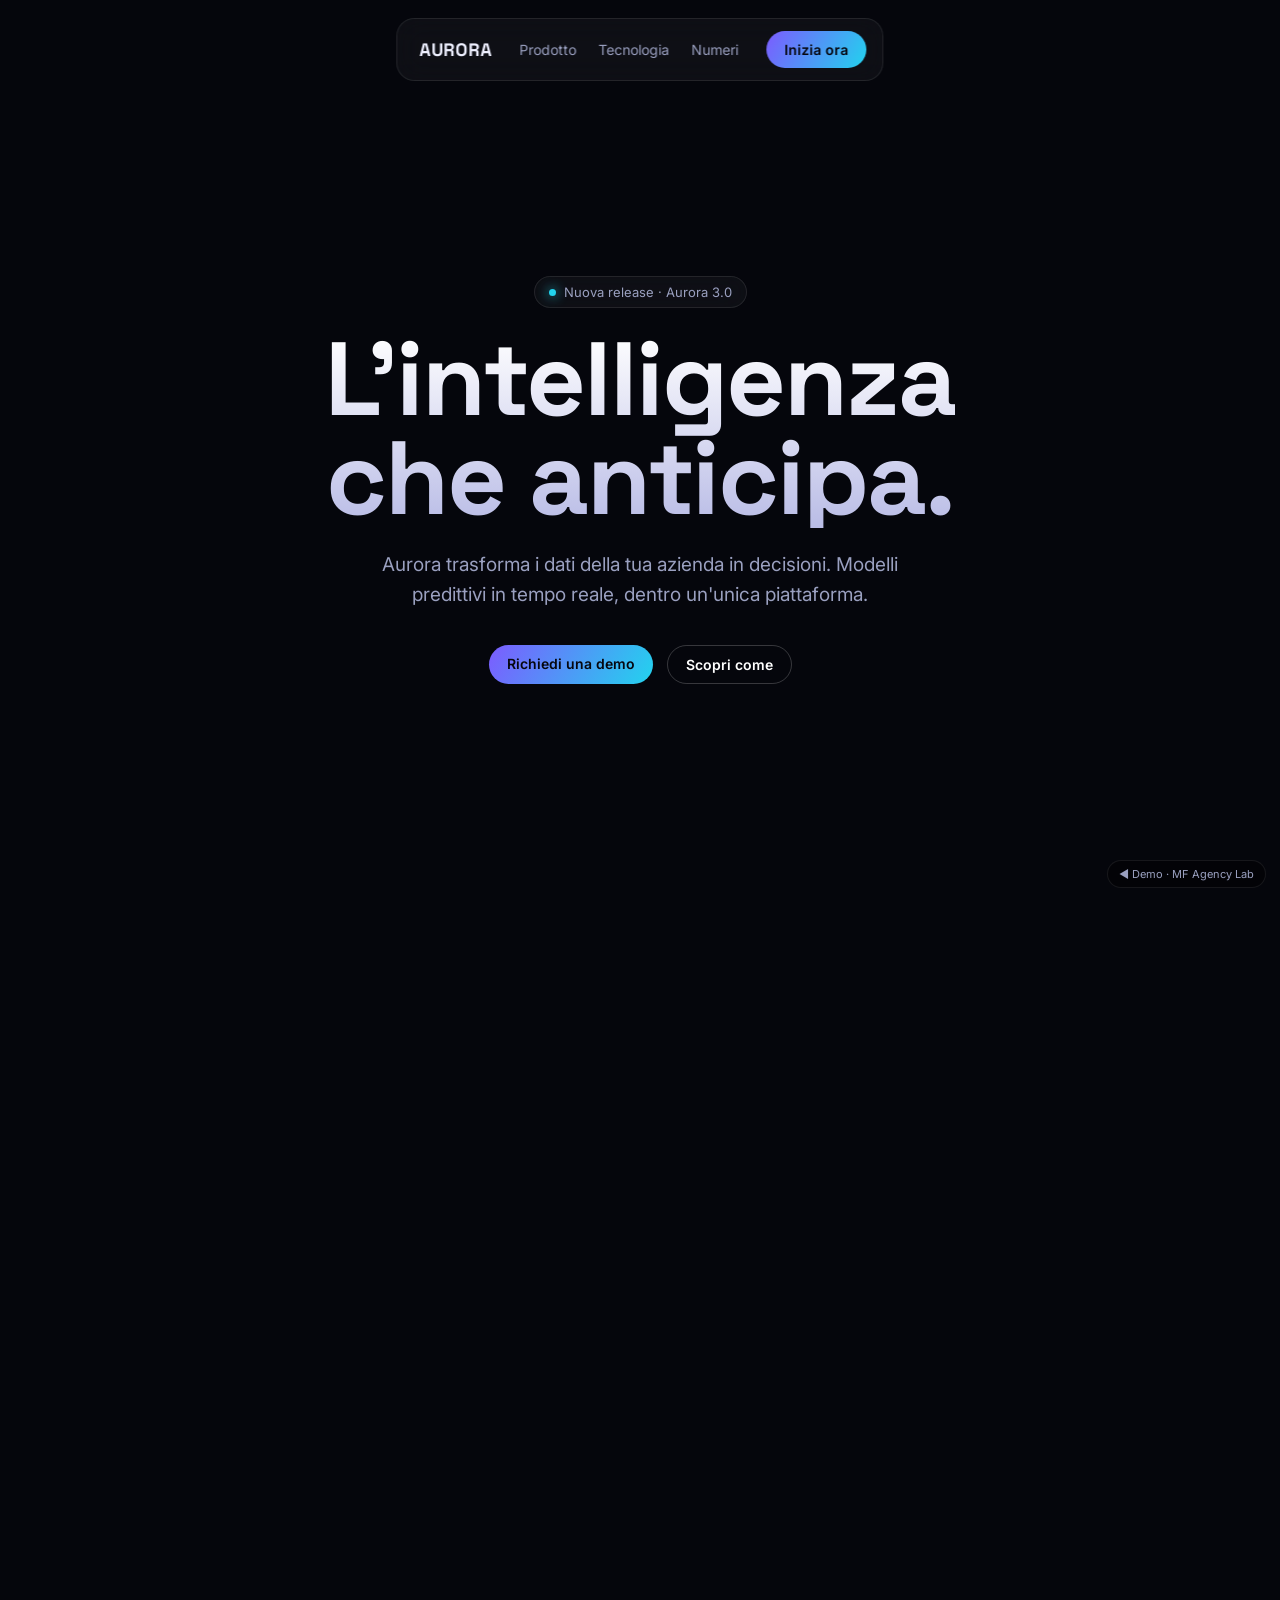
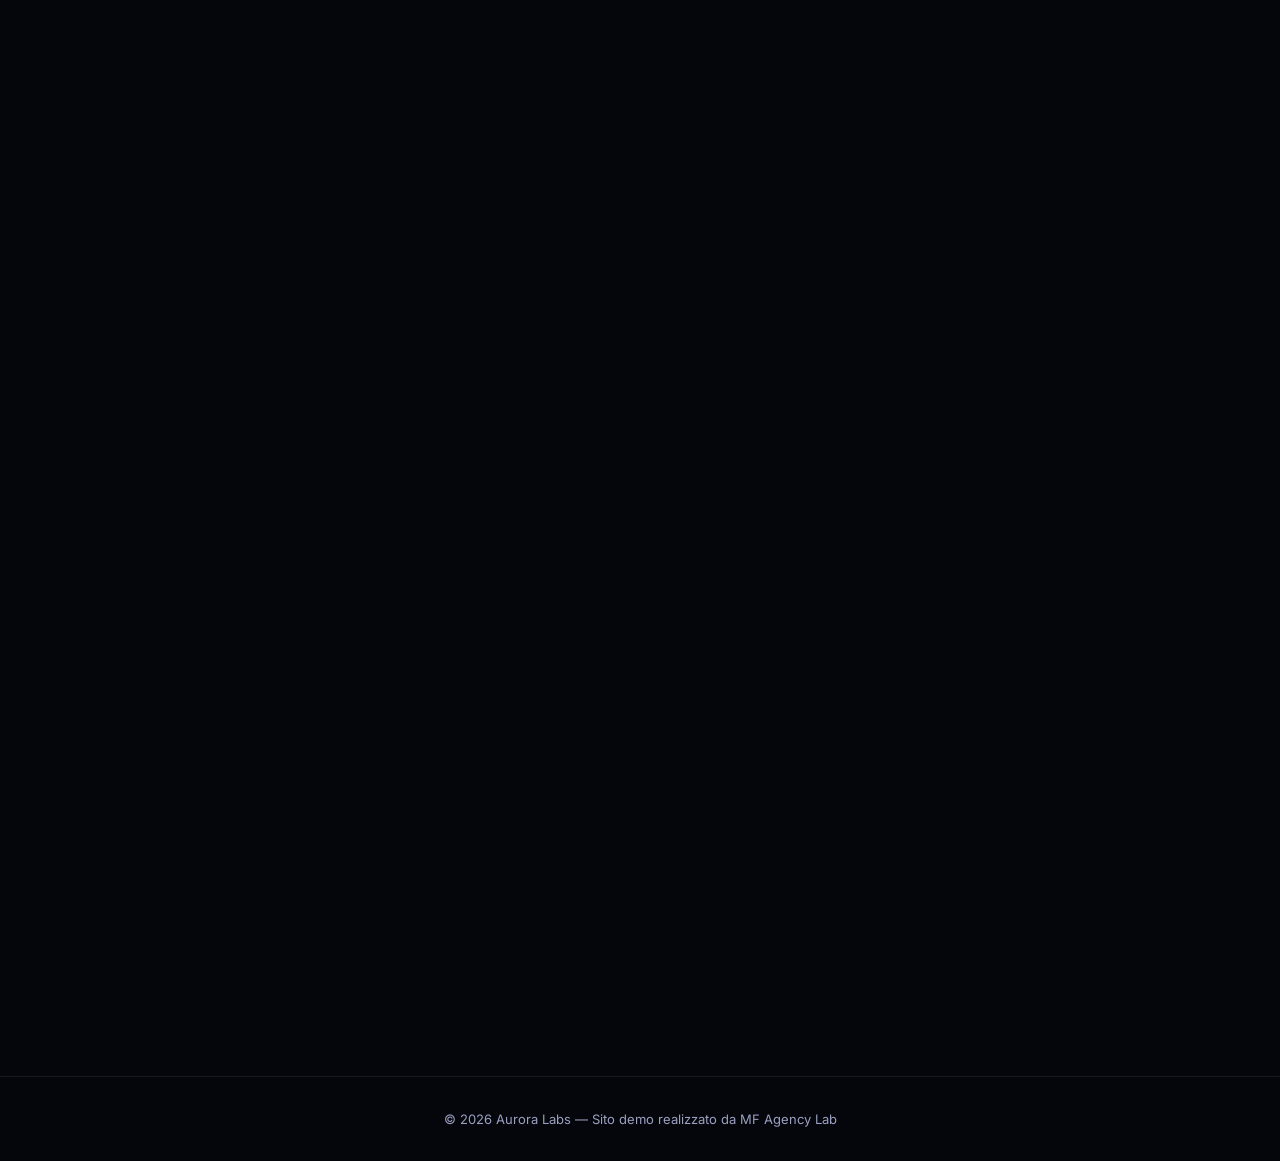
<file: demo/aurora.html>
<!DOCTYPE html>
<html lang="it">
<head>
<meta charset="UTF-8" />
<meta name="viewport" content="width=device-width, initial-scale=1.0" />
<title>Aurora — Intelligenza Artificiale</title>
<link rel="preconnect" href="https://fonts.googleapis.com" />
<link rel="preconnect" href="https://fonts.gstatic.com" crossorigin />
<link href="https://fonts.googleapis.com/css2?family=Space+Grotesk:wght@400;500;600;700&family=Inter:wght@300;400;500&display=swap" rel="stylesheet" />
<style>
  :root{ --bg:#05060c; --ink:#eef0ff; --muted:#9aa0c0; --v:#7c5cff; --c:#22d3ee; }
  *{box-sizing:border-box;margin:0;padding:0}
  html{scroll-behavior:smooth}
  body{background:var(--bg);color:var(--ink);font-family:'Inter',sans-serif;overflow-x:hidden}
  h1,h2,h3,.dsp{font-family:'Space Grotesk',sans-serif;letter-spacing:-.02em}
  #c3d{position:fixed;inset:0;z-index:0}
  .wrap{position:relative;z-index:1}
  .glass{background:rgba(255,255,255,.04);backdrop-filter:blur(14px);-webkit-backdrop-filter:blur(14px);border:1px solid rgba(255,255,255,.09);border-radius:18px}
  nav{position:fixed;top:18px;left:50%;transform:translateX(-50%);z-index:10;display:flex;align-items:center;gap:28px;padding:12px 16px 12px 22px;border-radius:999px}
  nav .logo{font-family:'Space Grotesk';font-weight:700;font-size:18px;letter-spacing:.04em}
  nav a{color:var(--muted);text-decoration:none;font-size:14px;transition:color .2s}
  nav a:hover{color:#fff}
  .navlinks{display:none;gap:22px}
  @media(min-width:760px){.navlinks{display:flex}}
  .btn{background:linear-gradient(120deg,var(--v),var(--c));color:#06070f;font-weight:600;border:none;padding:10px 18px;border-radius:999px;font-size:14px;cursor:pointer;text-decoration:none;display:inline-block}
  .btn.ghost{background:transparent;color:#fff;border:1px solid rgba(255,255,255,.2)}
  header{min-height:100vh;display:flex;flex-direction:column;justify-content:center;align-items:center;text-align:center;padding:120px 24px 60px}
  .pill{display:inline-flex;align-items:center;gap:8px;padding:7px 14px;font-size:13px;color:var(--muted)}
  .pill .dot{width:7px;height:7px;border-radius:50%;background:var(--c);box-shadow:0 0 12px var(--c)}
  header h1{font-size:clamp(44px,9vw,104px);line-height:.95;font-weight:700;margin:22px 0 0;background:linear-gradient(180deg,#fff,#b9bce6);-webkit-background-clip:text;background-clip:text;-webkit-text-fill-color:transparent}
  header p{color:var(--muted);max-width:560px;font-size:clamp(15px,1.6vw,19px);margin:22px auto 0;line-height:1.6}
  .cta{display:flex;gap:14px;justify-content:center;margin-top:34px;flex-wrap:wrap}
  section{padding:90px 24px;max-width:1100px;margin:0 auto}
  .klabel{color:var(--c);font-size:13px;letter-spacing:.18em;text-transform:uppercase;margin-bottom:14px}
  .sec-h{font-size:clamp(30px,4.5vw,52px);font-weight:600;max-width:640px;line-height:1.05}
  .grid{display:grid;grid-template-columns:repeat(auto-fit,minmax(240px,1fr));gap:18px;margin-top:46px}
  .card{padding:26px}
  .card .ic{width:44px;height:44px;border-radius:12px;background:linear-gradient(120deg,rgba(124,92,255,.25),rgba(34,211,238,.25));display:flex;align-items:center;justify-content:center;font-size:20px;margin-bottom:18px}
  .card h3{font-size:21px;margin-bottom:10px}
  .card p{color:var(--muted);font-size:14.5px;line-height:1.6}
  .stats{display:grid;grid-template-columns:repeat(auto-fit,minmax(150px,1fr));gap:18px;margin-top:46px}
  .stat .n{font-family:'Space Grotesk';font-size:clamp(36px,6vw,64px);font-weight:700;background:linear-gradient(120deg,var(--v),var(--c));-webkit-background-clip:text;background-clip:text;-webkit-text-fill-color:transparent}
  .stat .l{color:var(--muted);font-size:14px;margin-top:6px}
  .reveal{opacity:0;transform:translateY(30px);transition:opacity .7s ease,transform .7s ease}
  .reveal.in{opacity:1;transform:none}
  .cta-band{text-align:center;padding:80px 24px}
  .cta-band h2{font-size:clamp(32px,5vw,60px);font-weight:700}
  footer{border-top:1px solid rgba(255,255,255,.08);padding:34px 24px;text-align:center;color:var(--muted);font-size:13px}
  .credit{position:fixed;right:14px;bottom:12px;z-index:10;font-size:11px;color:var(--muted);background:rgba(0,0,0,.35);padding:6px 11px;border-radius:999px;text-decoration:none;border:1px solid rgba(255,255,255,.08)}
  .credit:hover{color:#fff}
</style>
</head>
<body>
<canvas id="c3d"></canvas>
<div class="wrap">
  <nav class="glass">
    <span class="logo">AURORA</span>
    <div class="navlinks">
      <a href="#prodotto">Prodotto</a>
      <a href="#tecnologia">Tecnologia</a>
      <a href="#numeri">Numeri</a>
    </div>
    <a href="#contatti" class="btn">Inizia ora</a>
  </nav>

  <header>
    <span class="pill glass"><span class="dot"></span> Nuova release · Aurora&nbsp;3.0</span>
    <h1>L'intelligenza<br/>che anticipa.</h1>
    <p>Aurora trasforma i dati della tua azienda in decisioni. Modelli predittivi in tempo reale, dentro un'unica piattaforma.</p>
    <div class="cta">
      <a href="#contatti" class="btn">Richiedi una demo</a>
      <a href="#tecnologia" class="btn ghost">Scopri come</a>
    </div>
  </header>

  <section id="prodotto">
    <div class="reveal">
      <div class="klabel">Prodotto</div>
      <h2 class="sec-h">Una piattaforma, ogni risposta.</h2>
    </div>
    <div class="grid">
      <div class="card glass reveal"><div class="ic">◆</div><h3>Predizione</h3><p>Previsioni di vendita e domanda con margine d'errore sotto il 4%, aggiornate al minuto.</p></div>
      <div class="card glass reveal"><div class="ic">✦</div><h3>Automazione</h3><p>Flussi che si attivano da soli quando i dati superano le soglie che imposti.</p></div>
      <div class="card glass reveal"><div class="ic">❖</div><h3>Insight</h3><p>Report in linguaggio naturale: chiedi e Aurora risponde, come a un analista.</p></div>
    </div>
  </section>

  <section id="numeri">
    <div class="reveal"><div class="klabel">Numeri</div><h2 class="sec-h">Risultati misurabili.</h2></div>
    <div class="stats">
      <div class="stat reveal"><div class="n">+38%</div><div class="l">Efficienza operativa</div></div>
      <div class="stat reveal"><div class="n">12k</div><div class="l">Eventi al secondo</div></div>
      <div class="stat reveal"><div class="n">99.9%</div><div class="l">Uptime garantito</div></div>
      <div class="stat reveal"><div class="n">4 min</div><div class="l">Setup iniziale</div></div>
    </div>
  </section>

  <section id="tecnologia">
    <div class="reveal"><div class="klabel">Tecnologia</div><h2 class="sec-h">Costruita per scalare.</h2>
    <p style="color:var(--muted);max-width:600px;margin-top:18px;line-height:1.7">Architettura event-driven, modelli aggiornati in continuo e crittografia end-to-end. Aurora cresce con te, da 10 a 10 milioni di eventi senza cambiare una riga.</p></div>
  </section>

  <div class="cta-band glass reveal" id="contatti" style="max-width:1100px;margin:0 auto 90px;border-radius:28px">
    <h2>Pronto a vedere il futuro?</h2>
    <p style="color:var(--muted);margin:16px auto 0;max-width:440px">Prenota una demo gratuita di 20 minuti con il nostro team.</p>
    <div class="cta"><a href="#" class="btn">Prenota la demo</a></div>
  </div>

  <footer>© 2026 Aurora Labs — Sito demo realizzato da MF Agency Lab</footer>
</div>

<a class="credit" href="../siti-web.html">◀ Demo · MF Agency Lab</a>

<script type="importmap">
{ "imports": { "three": "https://esm.sh/three@0.160.0" } }
</script>
<script type="module">
import * as THREE from 'three';

const canvas = document.getElementById('c3d');
const renderer = new THREE.WebGLRenderer({ canvas, antialias:true, alpha:true });
renderer.setPixelRatio(Math.min(devicePixelRatio,2));
renderer.setSize(innerWidth, innerHeight);

const scene = new THREE.Scene();
const camera = new THREE.PerspectiveCamera(55, innerWidth/innerHeight, 0.1, 100);
camera.position.z = 6;

// Oggetto 3D centrale: icosaedro + wireframe
const geo = new THREE.IcosahedronGeometry(2.1, 1);
const mat = new THREE.MeshStandardMaterial({ color:0x171a33, metalness:.9, roughness:.25, flatShading:true });
const core = new THREE.Mesh(geo, mat);
scene.add(core);
const wire = new THREE.LineSegments(
  new THREE.WireframeGeometry(geo),
  new THREE.LineBasicMaterial({ color:0x7c5cff, transparent:true, opacity:.5 })
);
core.add(wire);

// Particelle
const N = 900, pos = new Float32Array(N*3);
for(let i=0;i<N*3;i++) pos[i] = (Math.random()-0.5)*26;
const pts = new THREE.Points(
  new THREE.BufferGeometry().setAttribute('position', new THREE.BufferAttribute(pos,3)),
  new THREE.PointsMaterial({ color:0x22d3ee, size:0.03, transparent:true, opacity:.7 })
);
scene.add(pts);

// Luci
scene.add(new THREE.AmbientLight(0x404060, 1.2));
const l1 = new THREE.PointLight(0x7c5cff, 120, 60); l1.position.set(6,4,6); scene.add(l1);
const l2 = new THREE.PointLight(0x22d3ee, 90, 60); l2.position.set(-6,-3,4); scene.add(l2);

// Mouse parallax
let mx=0,my=0;
addEventListener('pointermove', e=>{ mx=(e.clientX/innerWidth-.5); my=(e.clientY/innerHeight-.5); });
addEventListener('resize', ()=>{ camera.aspect=innerWidth/innerHeight; camera.updateProjectionMatrix(); renderer.setSize(innerWidth,innerHeight); });

const clock = new THREE.Clock();
function loop(){
  const t = clock.getElapsedTime();
  core.rotation.y = t*0.25; core.rotation.x = t*0.12;
  const s = 1 + Math.sin(t*1.4)*0.04; core.scale.setScalar(s);
  pts.rotation.y = t*0.04;
  l1.position.x = Math.sin(t*0.6)*7; l1.position.z = Math.cos(t*0.6)*7;
  camera.position.x += (mx*1.6 - camera.position.x)*0.05;
  camera.position.y += (-my*1.2 - camera.position.y)*0.05;
  camera.lookAt(0,0,0);
  renderer.render(scene,camera);
  requestAnimationFrame(loop);
}
loop();

// Reveal on scroll
const io = new IntersectionObserver((es)=>es.forEach(e=>{ if(e.isIntersecting){ e.target.classList.add('in'); io.unobserve(e.target);} }),{threshold:.15});
document.querySelectorAll('.reveal').forEach(el=>io.observe(el));
</script>
</body>
</html>
</file>
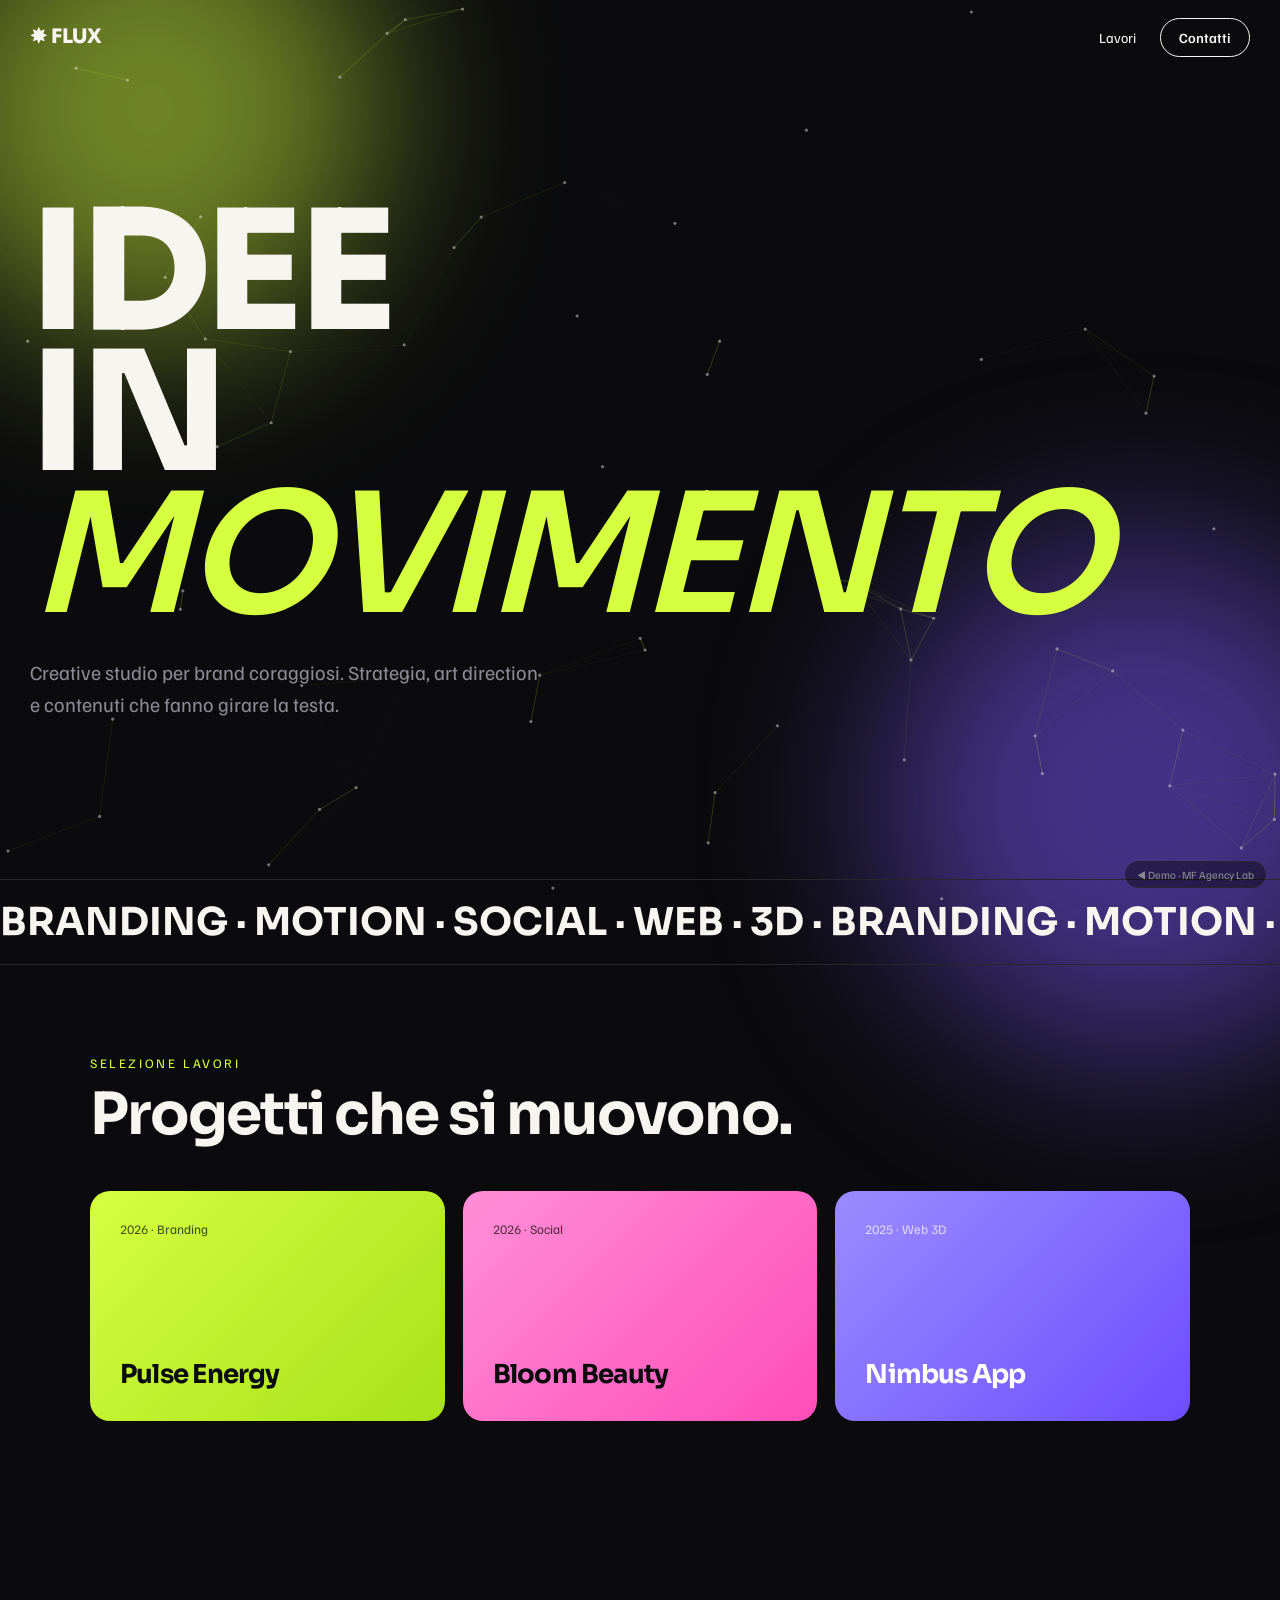
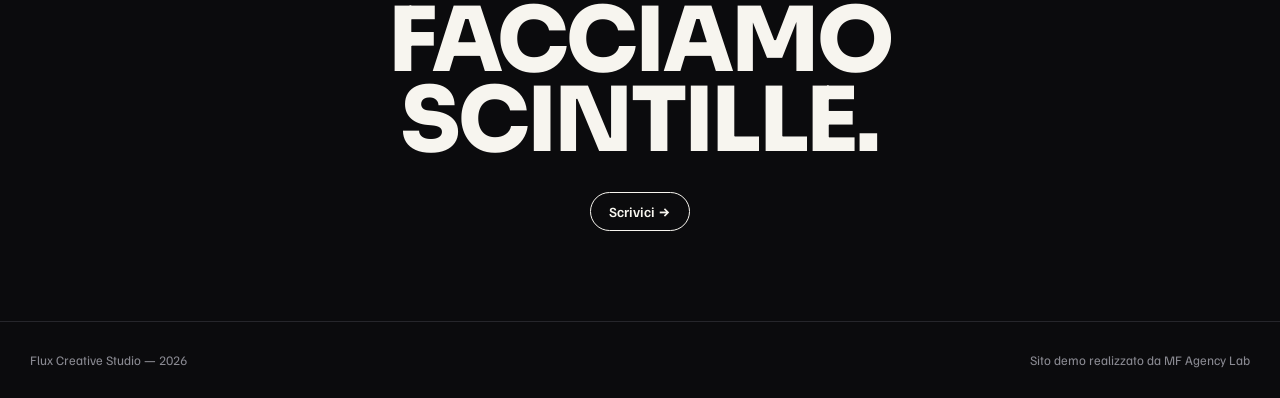
<file: demo/flux.html>
<!DOCTYPE html>
<html lang="it">
<head>
<meta charset="UTF-8" />
<meta name="viewport" content="width=device-width, initial-scale=1.0" />
<title>Flux — Creative Studio</title>
<link rel="preconnect" href="https://fonts.googleapis.com" />
<link rel="preconnect" href="https://fonts.gstatic.com" crossorigin />
<link href="https://fonts.googleapis.com/css2?family=Sora:wght@400;600;700;800&family=Familjen+Grotesk:wght@400;500;600&display=swap" rel="stylesheet" />
<style>
  :root{ --bg:#0b0b0d; --ink:#f7f5ef; --muted:#8a8a92; --a:#d6ff3f; --b:#ff4db8; }
  *{box-sizing:border-box;margin:0;padding:0}
  html{scroll-behavior:smooth}
  body{background:var(--bg);color:var(--ink);font-family:'Familjen Grotesk',sans-serif;overflow-x:hidden}
  h1,h2,h3,.dsp{font-family:'Sora',sans-serif;letter-spacing:-.03em}
  #net{position:fixed;inset:0;z-index:0;opacity:.55}
  .blob{position:fixed;border-radius:50%;filter:blur(90px);z-index:0;opacity:.5;animation:float 14s ease-in-out infinite}
  .blob.a{width:460px;height:460px;background:#d6ff3f;top:-120px;left:-80px}
  .blob.b{width:520px;height:520px;background:#7b5bff;bottom:-160px;right:-120px;animation-delay:-6s}
  @keyframes float{0%,100%{transform:translate(0,0) scale(1)}50%{transform:translate(40px,-30px) scale(1.1)}}
  .wrap{position:relative;z-index:1}
  nav{display:flex;justify-content:space-between;align-items:center;padding:24px 30px}
  .logo{font-family:'Sora';font-weight:800;font-size:20px}
  nav a{color:var(--ink);text-decoration:none;font-size:14px;margin-left:24px}
  .btn{border:1px solid var(--ink);padding:10px 18px;border-radius:999px;font-weight:600;font-size:14px;text-decoration:none;color:var(--ink);transition:.25s}
  .btn:hover{background:var(--a);border-color:var(--a);color:#0b0b0d}
  header{padding:60px 30px 40px;min-height:84vh;display:flex;flex-direction:column;justify-content:center}
  header h1{font-size:clamp(50px,13vw,180px);line-height:.85;font-weight:800;text-transform:uppercase}
  header h1 em{font-style:italic;font-weight:600;color:var(--a)}
  header .lead{color:var(--muted);max-width:520px;font-size:clamp(16px,1.7vw,20px);margin-top:30px;line-height:1.6}
  .marquee{border-top:1px solid #26262b;border-bottom:1px solid #26262b;overflow:hidden;white-space:nowrap;padding:18px 0;margin-top:50px}
  .marquee span{display:inline-block;font-family:'Sora';font-weight:700;font-size:clamp(22px,3vw,40px);animation:scroll 22s linear infinite;text-transform:uppercase}
  .marquee span b{color:var(--a);-webkit-text-stroke:0}
  @keyframes scroll{from{transform:translateX(0)}to{transform:translateX(-50%)}}
  section{padding:90px 30px;max-width:1160px;margin:0 auto}
  .klabel{color:var(--a);font-size:13px;letter-spacing:.2em;text-transform:uppercase;margin-bottom:14px}
  .sec-h{font-size:clamp(30px,5vw,58px);font-weight:700;max-width:720px;line-height:1.03}
  .work{display:grid;grid-template-columns:repeat(auto-fit,minmax(280px,1fr));gap:18px;margin-top:46px}
  .tile{border-radius:20px;padding:30px;min-height:230px;display:flex;flex-direction:column;justify-content:space-between;color:#0b0b0d;text-decoration:none;transition:transform .3s}
  .tile:hover{transform:translateY(-6px)}
  .tile h3{font-size:26px;font-weight:700}
  .tile span{font-size:13px;opacity:.7}
  .t1{background:linear-gradient(135deg,#d6ff3f,#a6e21a)}
  .t2{background:linear-gradient(135deg,#ff8fd6,#ff4db8)}
  .t3{background:linear-gradient(135deg,#9b8cff,#6c4dff);color:#fff}
  .reveal{opacity:0;transform:translateY(28px);transition:.7s}
  .reveal.in{opacity:1;transform:none}
  .band{text-align:center;padding:90px 30px}
  .band h2{font-size:clamp(36px,7vw,90px);font-weight:800;text-transform:uppercase;line-height:.9}
  footer{border-top:1px solid #26262b;padding:30px;display:flex;justify-content:space-between;color:var(--muted);font-size:13px;flex-wrap:wrap;gap:10px}
  .credit{position:fixed;right:14px;bottom:12px;z-index:10;font-size:11px;color:var(--muted);background:rgba(0,0,0,.4);padding:6px 11px;border-radius:999px;text-decoration:none;border:1px solid #26262b}
</style>
</head>
<body>
<div class="blob a"></div><div class="blob b"></div>
<canvas id="net"></canvas>
<div class="wrap">
  <nav>
    <span class="logo">✸ FLUX</span>
    <div><a href="#lavori">Lavori</a><a href="#contatti" class="btn" style="margin-left:24px">Contatti</a></div>
  </nav>
  <header>
    <h1>Idee<br/>in <em>movimento</em></h1>
    <p class="lead">Creative studio per brand coraggiosi. Strategia, art direction e contenuti che fanno girare la testa.</p>
  </header>
  <div class="marquee"><span>BRANDING · MOTION · SOCIAL · WEB · 3D · BRANDING · MOTION · SOCIAL · WEB · 3D · <b>BRANDING · MOTION · SOCIAL · WEB · 3D ·</b> BRANDING · MOTION · SOCIAL · WEB · 3D · </span></div>

  <section id="lavori">
    <div class="reveal"><div class="klabel">Selezione lavori</div><h2 class="sec-h">Progetti che si muovono.</h2></div>
    <div class="work reveal">
      <a href="#" class="tile t1"><span>2026 · Branding</span><h3>Pulse Energy</h3></a>
      <a href="#" class="tile t2"><span>2026 · Social</span><h3>Bloom Beauty</h3></a>
      <a href="#" class="tile t3"><span>2025 · Web 3D</span><h3>Nimbus App</h3></a>
    </div>
  </section>

  <div class="band reveal" id="contatti">
    <h2>Facciamo<br/>scintille.</h2>
    <a href="#" class="btn" style="margin-top:30px;display:inline-block">Scrivici →</a>
  </div>

  <footer>
    <span>Flux Creative Studio — 2026</span>
    <span>Sito demo realizzato da MF Agency Lab</span>
  </footer>
</div>
<a class="credit" href="../siti-web.html">◀ Demo · MF Agency Lab</a>

<script>
// Rete di particelle su canvas
const cv = document.getElementById('net'), ctx = cv.getContext('2d');
let W,H,pts;
function resize(){ W=cv.width=innerWidth; H=cv.height=innerHeight; const n=Math.min(90,Math.floor(W*H/18000));
  pts=Array.from({length:n},()=>({x:Math.random()*W,y:Math.random()*H,vx:(Math.random()-.5)*.5,vy:(Math.random()-.5)*.5})); }
resize(); addEventListener('resize',resize);
let mouse={x:-999,y:-999};
addEventListener('pointermove',e=>{mouse.x=e.clientX;mouse.y=e.clientY;});
function tick(){
  ctx.clearRect(0,0,W,H);
  for(const p of pts){ p.x+=p.vx; p.y+=p.vy; if(p.x<0||p.x>W)p.vx*=-1; if(p.y<0||p.y>H)p.vy*=-1; }
  for(let i=0;i<pts.length;i++){
    for(let j=i+1;j<pts.length;j++){
      const a=pts[i],b=pts[j],dx=a.x-b.x,dy=a.y-b.y,d=Math.hypot(dx,dy);
      if(d<130){ ctx.strokeStyle=`rgba(214,255,63,${(1-d/130)*.5})`; ctx.lineWidth=1; ctx.beginPath(); ctx.moveTo(a.x,a.y); ctx.lineTo(b.x,b.y); ctx.stroke(); }
    }
    const a=pts[i], dm=Math.hypot(a.x-mouse.x,a.y-mouse.y);
    if(dm<170){ ctx.strokeStyle=`rgba(123,91,255,${(1-dm/170)*.6})`; ctx.beginPath(); ctx.moveTo(a.x,a.y); ctx.lineTo(mouse.x,mouse.y); ctx.stroke(); }
    ctx.fillStyle='rgba(247,245,239,.8)'; ctx.beginPath(); ctx.arc(a.x,a.y,1.6,0,7); ctx.fill();
  }
  requestAnimationFrame(tick);
}
tick();
const io = new IntersectionObserver((es)=>es.forEach(e=>{ if(e.isIntersecting){ e.target.classList.add('in'); io.unobserve(e.target);} }),{threshold:.15});
document.querySelectorAll('.reveal').forEach(el=>io.observe(el));
</script>
</body>
</html>
</file>
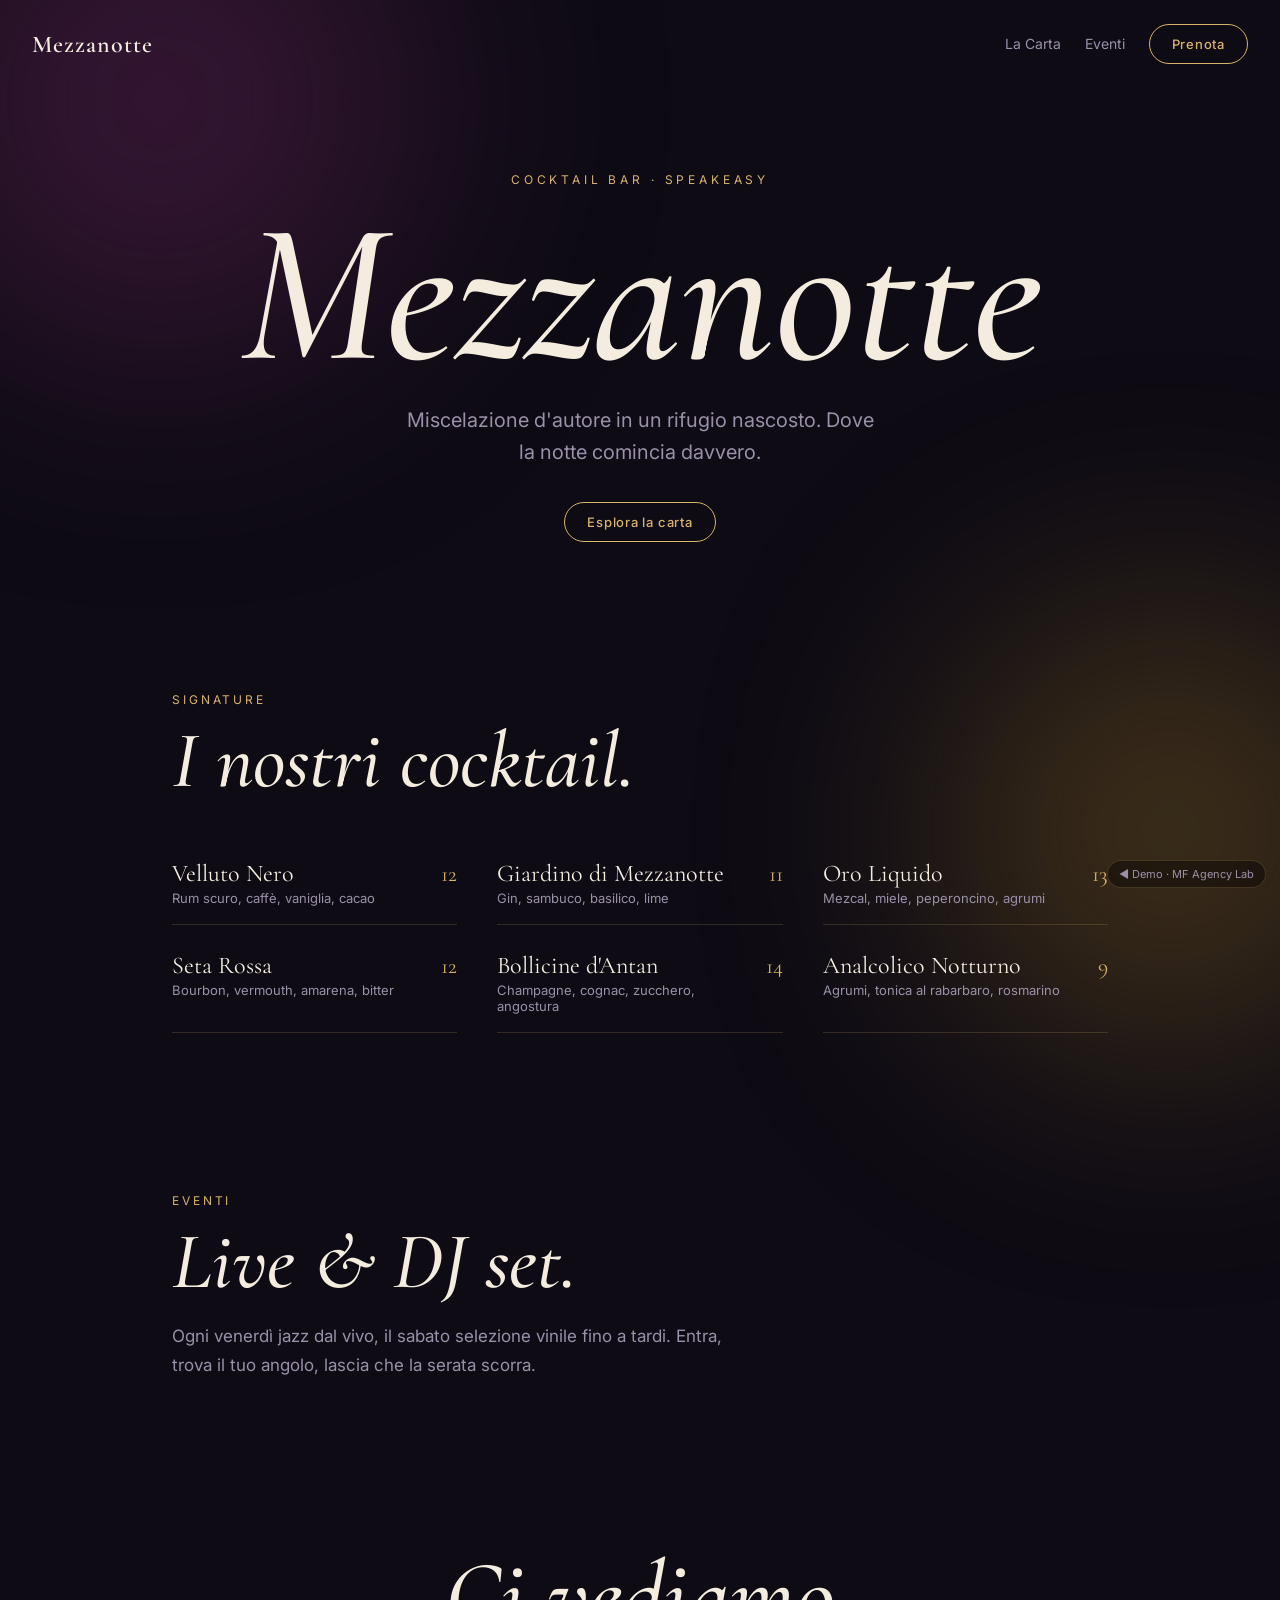
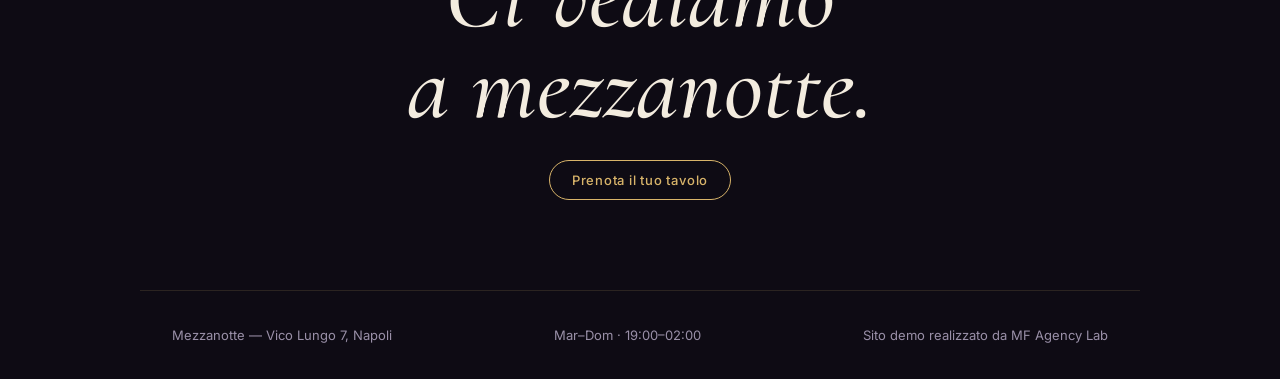
<file: demo/mezzanotte.html>
<!DOCTYPE html>
<html lang="it">
<head>
<meta charset="UTF-8" />
<meta name="viewport" content="width=device-width, initial-scale=1.0" />
<title>Mezzanotte — Cocktail Bar & Speakeasy</title>
<link rel="preconnect" href="https://fonts.googleapis.com" />
<link rel="preconnect" href="https://fonts.gstatic.com" crossorigin />
<link href="https://fonts.googleapis.com/css2?family=Cormorant+Garamond:ital,wght@0,500;0,600;1,500&family=Inter:wght@300;400;500&display=swap" rel="stylesheet" />
<style>
  :root{ --bg:#0e0b14; --ink:#f3ecdf; --muted:#9a90a8; --gold:#d8b46a; --plum:#7b3b6b; }
  *{box-sizing:border-box;margin:0;padding:0}
  html{scroll-behavior:smooth}
  body{background:var(--bg);color:var(--ink);font-family:'Inter',sans-serif;overflow-x:hidden}
  h1,h2,h3,.dsp{font-family:'Cormorant Garamond',serif}
  .glow{position:fixed;border-radius:50%;filter:blur(120px);z-index:0;opacity:.5;animation:pulse 9s ease-in-out infinite}
  .glow.a{width:520px;height:520px;background:#5a2150;top:-160px;left:-100px}
  .glow.b{width:460px;height:460px;background:#6e5320;bottom:-160px;right:-120px;animation-delay:-4s}
  @keyframes pulse{0%,100%{opacity:.35;transform:scale(1)}50%{opacity:.6;transform:scale(1.15)}}
  .wrap{position:relative;z-index:1}
  nav{display:flex;justify-content:space-between;align-items:center;padding:24px 32px}
  .logo{font-family:'Cormorant Garamond';font-weight:600;font-size:24px;letter-spacing:.04em}
  nav a{color:var(--muted);text-decoration:none;font-size:14px;margin-left:24px;transition:.2s}
  nav a:hover{color:var(--gold)}
  .btn{border:1px solid var(--gold);color:var(--gold);padding:11px 22px;border-radius:999px;font-weight:500;font-size:13px;letter-spacing:.06em;text-decoration:none;display:inline-block;transition:.25s}
  .btn:hover{background:var(--gold);color:#0e0b14}
  header{text-align:center;padding:80px 24px 70px;max-width:900px;margin:0 auto}
  .tag{color:var(--gold);letter-spacing:.32em;text-transform:uppercase;font-size:12px}
  header h1{font-size:clamp(64px,16vw,200px);line-height:.86;margin:20px 0 0;font-weight:500;font-style:italic}
  header p{color:var(--muted);font-size:clamp(16px,1.8vw,20px);max-width:480px;margin:24px auto 0;line-height:1.6}
  .cta{margin-top:34px}
  section{max-width:1000px;margin:0 auto;padding:80px 32px}
  .klabel{color:var(--gold);letter-spacing:.24em;text-transform:uppercase;font-size:12px;margin-bottom:14px}
  .sec-h{font-size:clamp(40px,7vw,80px);font-weight:500;font-style:italic;line-height:1}
  .list{margin-top:40px;display:grid;grid-template-columns:repeat(auto-fit,minmax(240px,1fr));gap:8px 40px}
  .ck{display:flex;justify-content:space-between;align-items:baseline;gap:14px;padding:18px 0;border-bottom:1px solid rgba(216,180,106,.18)}
  .ck .n{font-family:'Cormorant Garamond';font-size:24px}
  .ck .d{color:var(--muted);font-size:13px;margin-top:2px}
  .ck .p{color:var(--gold);font-family:'Cormorant Garamond';font-size:22px}
  .reveal{opacity:0;transform:translateY(28px);transition:.8s}
  .reveal.in{opacity:1;transform:none}
  .band{text-align:center;padding:90px 32px}
  .band h2{font-size:clamp(40px,8vw,96px);font-weight:500;font-style:italic;line-height:.95}
  footer{border-top:1px solid rgba(216,180,106,.15);max-width:1000px;margin:0 auto;padding:36px 32px;display:flex;justify-content:space-between;flex-wrap:wrap;gap:12px;color:var(--muted);font-size:13px}
  .credit{position:fixed;right:14px;bottom:12px;z-index:10;font-size:11px;color:var(--muted);background:rgba(0,0,0,.4);padding:6px 11px;border-radius:999px;text-decoration:none;border:1px solid rgba(216,180,106,.2)}
</style>
</head>
<body>
<div class="glow a"></div><div class="glow b"></div>
<div class="wrap">
  <nav>
    <span class="logo">Mezzanotte</span>
    <div><a href="#carta">La Carta</a><a href="#eventi">Eventi</a><a href="#prenota" class="btn" style="margin-left:24px">Prenota</a></div>
  </nav>

  <header>
    <span class="tag">Cocktail Bar · Speakeasy</span>
    <h1>Mezzanotte</h1>
    <p>Miscelazione d'autore in un rifugio nascosto. Dove la notte comincia davvero.</p>
    <div class="cta"><a href="#carta" class="btn">Esplora la carta</a></div>
  </header>

  <section id="carta">
    <div class="reveal"><div class="klabel">Signature</div><h2 class="sec-h">I nostri cocktail.</h2></div>
    <div class="list">
      <div class="ck reveal"><div><div class="n">Velluto Nero</div><div class="d">Rum scuro, caffè, vaniglia, cacao</div></div><div class="p">12</div></div>
      <div class="ck reveal"><div><div class="n">Giardino di Mezzanotte</div><div class="d">Gin, sambuco, basilico, lime</div></div><div class="p">11</div></div>
      <div class="ck reveal"><div><div class="n">Oro Liquido</div><div class="d">Mezcal, miele, peperoncino, agrumi</div></div><div class="p">13</div></div>
      <div class="ck reveal"><div><div class="n">Seta Rossa</div><div class="d">Bourbon, vermouth, amarena, bitter</div></div><div class="p">12</div></div>
      <div class="ck reveal"><div><div class="n">Bollicine d'Antan</div><div class="d">Champagne, cognac, zucchero, angostura</div></div><div class="p">14</div></div>
      <div class="ck reveal"><div><div class="n">Analcolico Notturno</div><div class="d">Agrumi, tonica al rabarbaro, rosmarino</div></div><div class="p">9</div></div>
    </div>
  </section>

  <section id="eventi">
    <div class="reveal"><div class="klabel">Eventi</div>
    <h2 class="sec-h">Live & DJ set.</h2>
    <p style="color:var(--muted);max-width:560px;margin-top:20px;font-size:17px;line-height:1.7">Ogni venerdì jazz dal vivo, il sabato selezione vinile fino a tardi. Entra, trova il tuo angolo, lascia che la serata scorra.</p></div>
  </section>

  <div class="band reveal" id="prenota">
    <h2>Ci vediamo<br/>a mezzanotte.</h2>
    <div style="margin-top:28px"><a href="tel:+390000000000" class="btn">Prenota il tuo tavolo</a></div>
  </div>

  <footer>
    <span>Mezzanotte — Vico Lungo 7, Napoli</span>
    <span>Mar–Dom · 19:00–02:00</span>
    <span>Sito demo realizzato da MF Agency Lab</span>
  </footer>
</div>
<a class="credit" href="../siti-web.html">◀ Demo · MF Agency Lab</a>
<script>
  const io=new IntersectionObserver((es)=>es.forEach(e=>{if(e.isIntersecting){e.target.classList.add('in');io.unobserve(e.target);}}),{threshold:.12});
  document.querySelectorAll('.reveal').forEach(el=>io.observe(el));
</script>
</body>
</html>
</file>
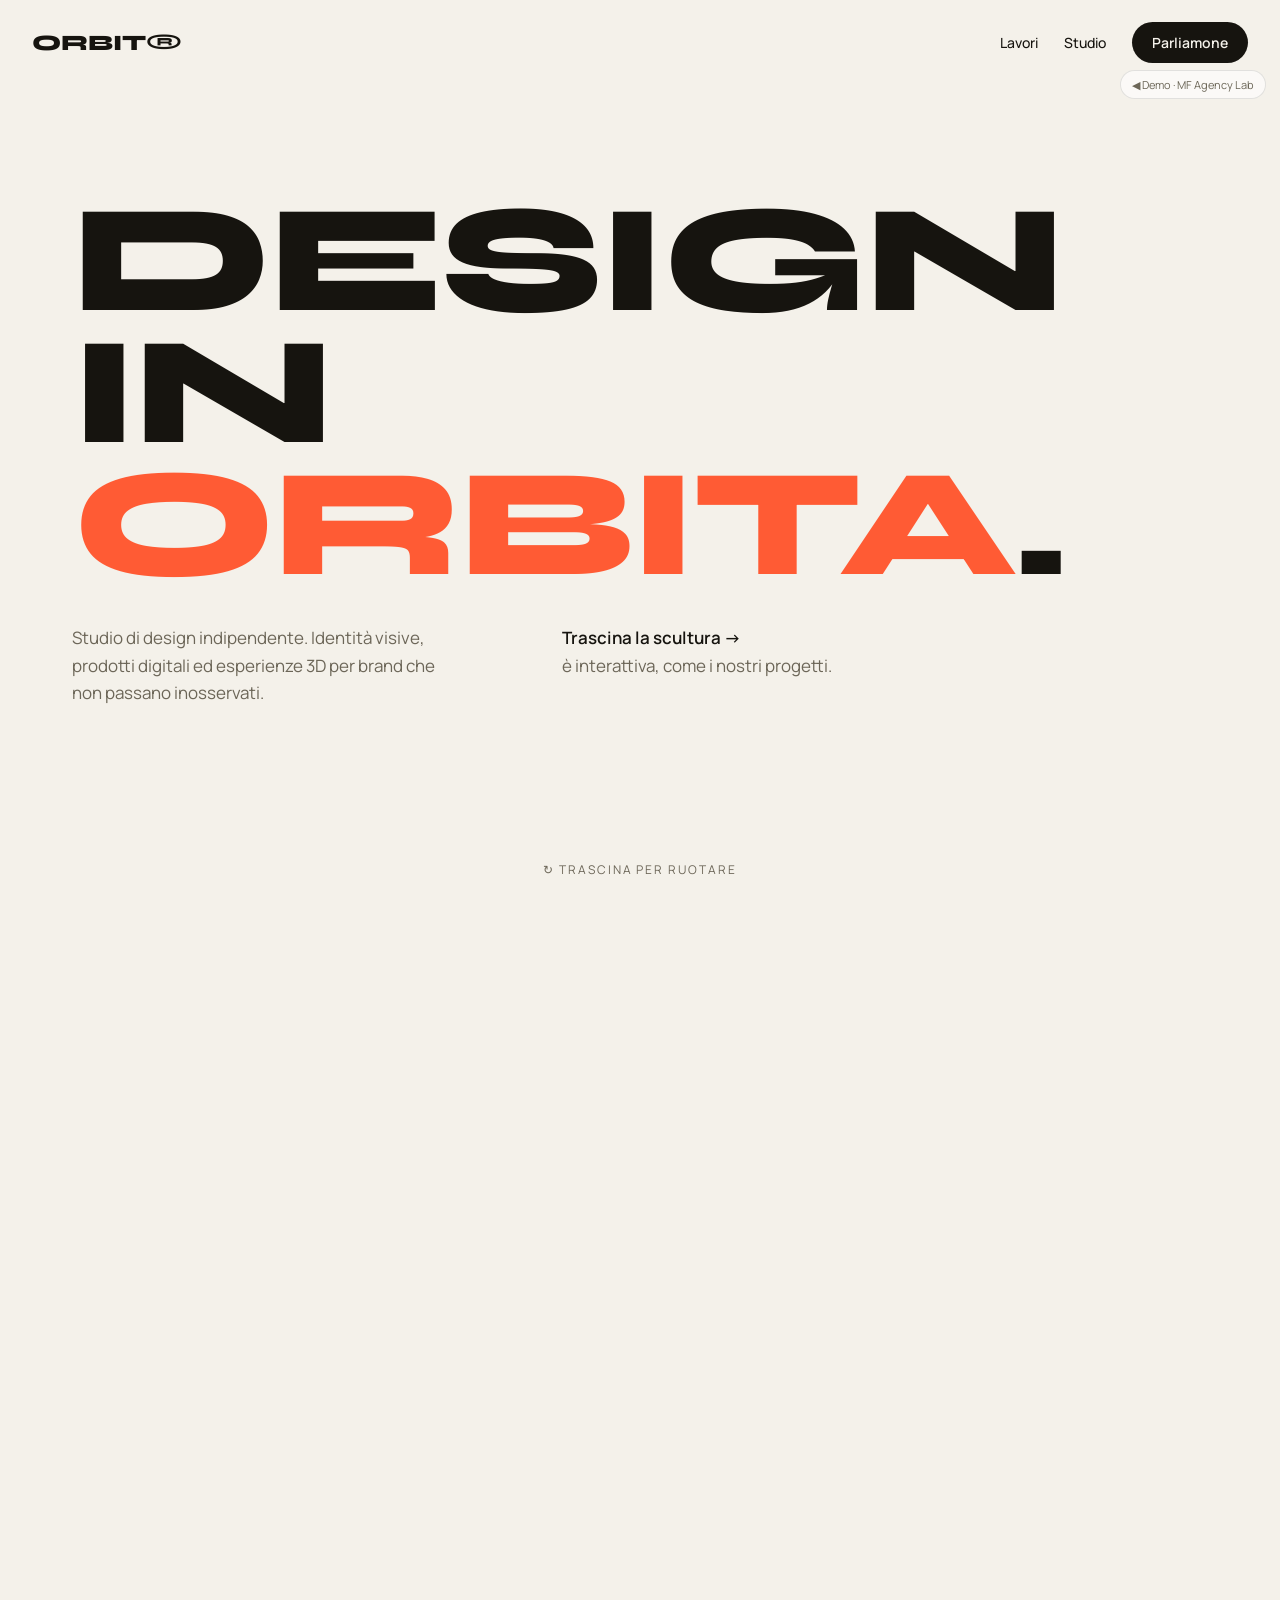
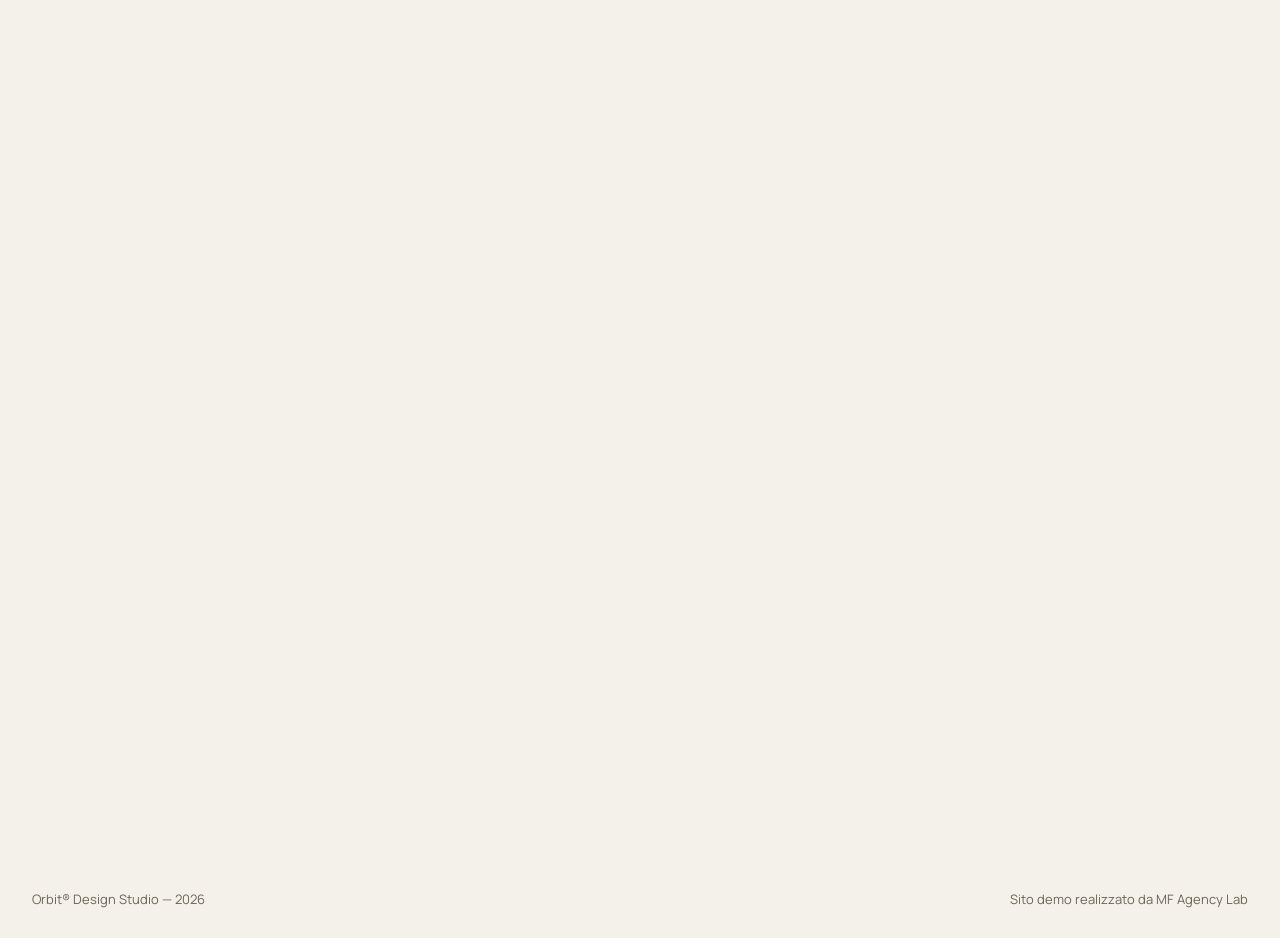
<file: demo/orbit.html>
<!DOCTYPE html>
<html lang="it">
<head>
<meta charset="UTF-8" />
<meta name="viewport" content="width=device-width, initial-scale=1.0" />
<title>Orbit — Design Studio</title>
<link rel="preconnect" href="https://fonts.googleapis.com" />
<link rel="preconnect" href="https://fonts.gstatic.com" crossorigin />
<link href="https://fonts.googleapis.com/css2?family=Syne:wght@600;700;800&family=Manrope:wght@300;400;500;600&display=swap" rel="stylesheet" />
<style>
  :root{ --bg:#f4f1ea; --ink:#16140f; --muted:#6c6658; --acc:#ff5b34; }
  *{box-sizing:border-box;margin:0;padding:0}
  html{scroll-behavior:smooth}
  body{background:var(--bg);color:var(--ink);font-family:'Manrope',sans-serif;overflow-x:hidden}
  h1,h2,h3,.dsp{font-family:'Syne',sans-serif;letter-spacing:-.02em}
  #c3d{position:fixed;inset:0;z-index:0;cursor:grab}
  #c3d:active{cursor:grabbing}
  .wrap{position:relative;z-index:1;pointer-events:none}
  .wrap a,.wrap button{pointer-events:auto}
  nav{position:fixed;top:0;left:0;right:0;z-index:10;display:flex;align-items:center;justify-content:space-between;padding:22px 32px}
  .logo{font-family:'Syne';font-weight:800;font-size:22px}
  .navr{display:flex;gap:26px;align-items:center}
  nav a{color:var(--ink);text-decoration:none;font-size:14px;font-weight:500}
  .btn{background:var(--ink);color:var(--bg);padding:11px 20px;border-radius:999px;font-weight:600;font-size:14px;text-decoration:none}
  header{min-height:100vh;display:flex;flex-direction:column;justify-content:center;padding:0 32px;max-width:1200px;margin:0 auto}
  header h1{font-size:clamp(52px,12vw,170px);line-height:.86;font-weight:800;text-transform:uppercase}
  header h1 .o{color:var(--acc)}
  .sub{display:flex;justify-content:space-between;flex-wrap:wrap;gap:20px;margin-top:34px;max-width:760px}
  .sub p{color:var(--muted);max-width:380px;font-size:17px;line-height:1.6}
  .hint{position:fixed;bottom:22px;left:50%;transform:translateX(-50%);z-index:10;color:var(--muted);font-size:12px;letter-spacing:.16em;text-transform:uppercase}
  section{padding:100px 32px;max-width:1200px;margin:0 auto;position:relative;z-index:1;background:var(--bg)}
  .klabel{color:var(--acc);font-size:13px;letter-spacing:.2em;text-transform:uppercase;margin-bottom:16px;font-weight:600}
  .sec-h{font-size:clamp(32px,5vw,62px);font-weight:700;max-width:760px;line-height:1.02}
  .services{margin-top:50px;border-top:1px solid rgba(0,0,0,.12)}
  .srow{display:flex;justify-content:space-between;align-items:center;gap:20px;padding:26px 0;border-bottom:1px solid rgba(0,0,0,.12);transition:padding-left .3s, color .3s}
  .srow:hover{padding-left:16px;color:var(--acc)}
  .srow .t{font-family:'Syne';font-weight:700;font-size:clamp(22px,3vw,34px)}
  .srow .n{color:var(--muted);font-size:14px}
  .reveal{opacity:0;transform:translateY(28px);transition:.7s}
  .reveal.in{opacity:1;transform:none}
  .band{background:var(--ink);color:var(--bg);border-radius:30px;padding:70px 40px;text-align:center;margin:0 32px 100px}
  .band h2{font-size:clamp(30px,5vw,58px);font-weight:800}
  .band .btn{background:var(--acc);color:#fff;margin-top:26px}
  footer{padding:30px 32px;display:flex;justify-content:space-between;color:var(--muted);font-size:13px;flex-wrap:wrap;gap:10px;position:relative;z-index:1;background:var(--bg)}
  .credit{position:fixed;right:14px;top:70px;z-index:10;font-size:11px;color:var(--muted);background:rgba(255,255,255,.6);padding:6px 11px;border-radius:999px;text-decoration:none;border:1px solid rgba(0,0,0,.1)}
</style>
</head>
<body>
<canvas id="c3d"></canvas>
<a class="credit" href="../siti-web.html">◀ Demo · MF Agency Lab</a>
<div class="wrap">
  <nav>
    <span class="logo">ORBIT®</span>
    <div class="navr">
      <a href="#lavori">Lavori</a>
      <a href="#studio">Studio</a>
      <a href="#contatti" class="btn">Parliamone</a>
    </div>
  </nav>
  <header>
    <h1>Design<br/>in <span class="o">orbita</span>.</h1>
    <div class="sub">
      <p>Studio di design indipendente. Identità visive, prodotti digitali ed esperienze 3D per brand che non passano inosservati.</p>
      <p style="font-weight:600;color:var(--ink)">Trascina la scultura →<br/><span style="color:var(--muted);font-weight:400">è interattiva, come i nostri progetti.</span></p>
    </div>
  </header>
</div>

<section id="lavori">
  <div class="reveal"><div class="klabel">/ Cosa facciamo</div><h2 class="sec-h">Diamo forma alle idee.</h2></div>
  <div class="services reveal">
    <div class="srow"><span class="t">Brand Identity</span><span class="n">01</span></div>
    <div class="srow"><span class="t">Siti & Web App</span><span class="n">02</span></div>
    <div class="srow"><span class="t">Esperienze 3D / WebGL</span><span class="n">03</span></div>
    <div class="srow"><span class="t">Motion Design</span><span class="n">04</span></div>
  </div>
</section>

<section id="studio">
  <div class="reveal"><div class="klabel">/ Studio</div>
  <h2 class="sec-h">Piccoli per scelta, precisi per natura.</h2>
  <p style="color:var(--muted);max-width:620px;margin-top:20px;font-size:17px;line-height:1.7">Siamo un collettivo di designer e sviluppatori. Lavoriamo a pochi progetti per volta, con cura artigianale e tecnologia di frontiera.</p></div>
</section>

<div class="band reveal" id="contatti">
  <h2>Costruiamo qualcosa<br/>che ruota attorno a te.</h2>
  <a href="#" class="btn">Inizia un progetto</a>
</div>

<footer>
  <span>Orbit® Design Studio — 2026</span>
  <span>Sito demo realizzato da MF Agency Lab</span>
</footer>

<div class="hint">↻ trascina per ruotare</div>

<script type="importmap">
{ "imports": {
  "three": "https://esm.sh/three@0.160.0",
  "three/addons/": "https://esm.sh/three@0.160.0/examples/jsm/"
}}
</script>
<script type="module">
import * as THREE from 'three';
import { OrbitControls } from 'three/addons/controls/OrbitControls.js';

const canvas = document.getElementById('c3d');
const renderer = new THREE.WebGLRenderer({ canvas, antialias:true, alpha:true });
renderer.setPixelRatio(Math.min(devicePixelRatio,2));
renderer.setSize(innerWidth, innerHeight);

const scene = new THREE.Scene();
const camera = new THREE.PerspectiveCamera(50, innerWidth/innerHeight, 0.1, 100);
camera.position.set(0,0,7);

// Torus knot "scultura"
const geo = new THREE.TorusKnotGeometry(1.6, 0.5, 220, 36);
const mat = new THREE.MeshStandardMaterial({ color:0xff5b34, metalness:.45, roughness:.2 });
const knot = new THREE.Mesh(geo, mat);
scene.add(knot);

scene.add(new THREE.AmbientLight(0xffffff, .55));
const d1 = new THREE.DirectionalLight(0xffffff, 2.4); d1.position.set(4,6,5); scene.add(d1);
const d2 = new THREE.DirectionalLight(0xffd9c2, 1.1); d2.position.set(-6,-2,-3); scene.add(d2);

const controls = new OrbitControls(camera, canvas);
controls.enableZoom = false; controls.enablePan = false;
controls.autoRotate = true; controls.autoRotateSpeed = 1.1;
controls.enableDamping = true; controls.dampingFactor = .06;

addEventListener('resize', ()=>{ camera.aspect=innerWidth/innerHeight; camera.updateProjectionMatrix(); renderer.setSize(innerWidth,innerHeight); });

function loop(){ controls.update(); renderer.render(scene,camera); requestAnimationFrame(loop); }
loop();

const io = new IntersectionObserver((es)=>es.forEach(e=>{ if(e.isIntersecting){ e.target.classList.add('in'); io.unobserve(e.target);} }),{threshold:.15});
document.querySelectorAll('.reveal').forEach(el=>io.observe(el));
</script>
</body>
</html>
</file>
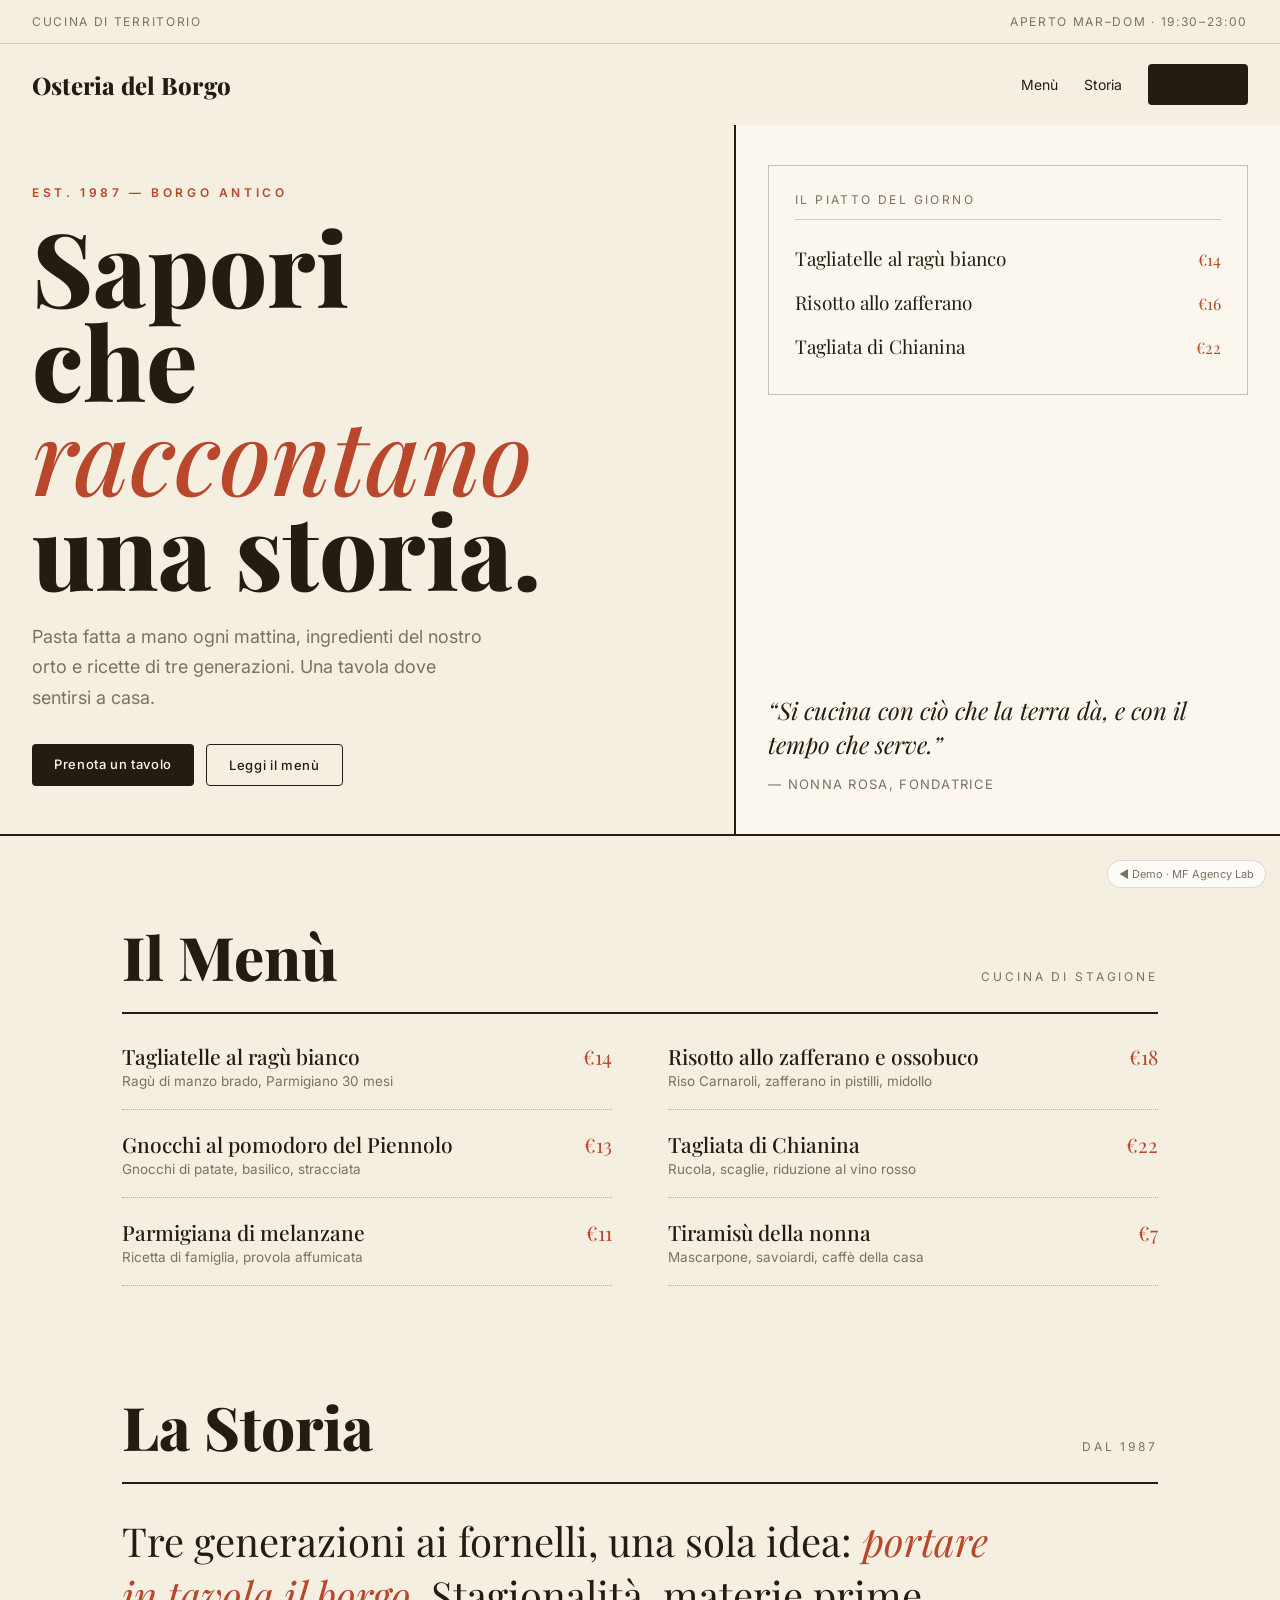
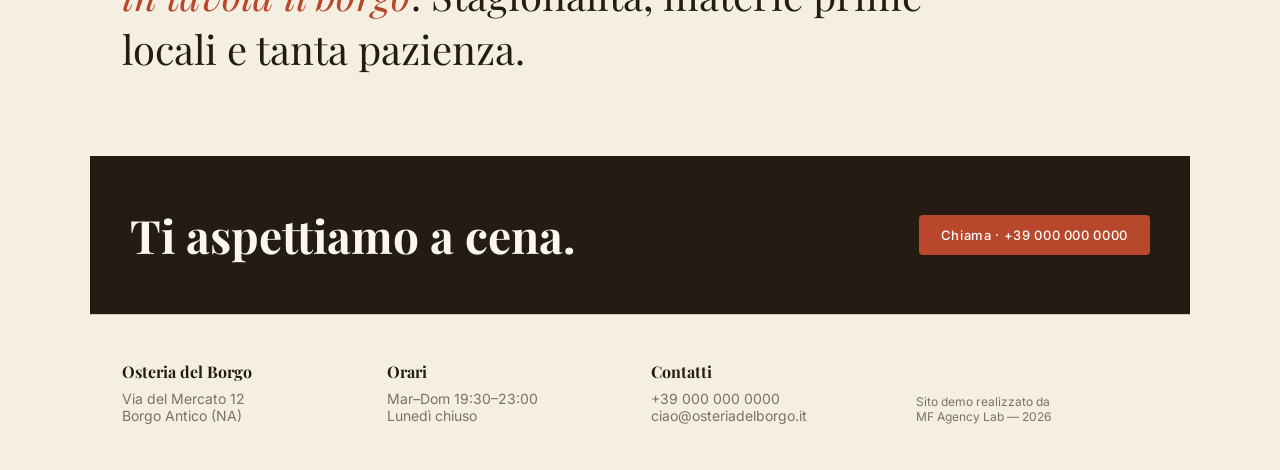
<file: demo/osteria.html>
<!DOCTYPE html>
<html lang="it">
<head>
<meta charset="UTF-8" />
<meta name="viewport" content="width=device-width, initial-scale=1.0" />
<title>Osteria del Borgo — Cucina di territorio</title>
<link rel="preconnect" href="https://fonts.googleapis.com" />
<link rel="preconnect" href="https://fonts.gstatic.com" crossorigin />
<link href="https://fonts.googleapis.com/css2?family=Playfair+Display:ital,wght@0,500;0,700;0,800;1,500&family=Inter:wght@300;400;500&display=swap" rel="stylesheet" />
<style>
  :root{ --bg:#f5efe2; --paper:#fbf7ee; --ink:#241c12; --muted:#7d7160; --terra:#b8472b; }
  *{box-sizing:border-box;margin:0;padding:0}
  html{scroll-behavior:smooth}
  body{background:var(--bg);color:var(--ink);font-family:'Inter',sans-serif;overflow-x:hidden}
  h1,h2,h3,.dsp{font-family:'Playfair Display',serif}
  /* topbar */
  .topbar{display:flex;justify-content:space-between;align-items:center;border-bottom:1px solid rgba(36,28,18,.18);padding:14px 32px;font-size:12px;letter-spacing:.14em;text-transform:uppercase;color:var(--muted)}
  nav{display:flex;justify-content:space-between;align-items:center;padding:20px 32px}
  .logo{font-family:'Playfair Display';font-weight:800;font-size:24px;letter-spacing:.01em}
  nav .links a{color:var(--ink);text-decoration:none;font-size:14px;margin-left:26px}
  .btn{background:var(--ink);color:var(--paper);padding:12px 22px;border-radius:4px;font-weight:500;font-size:13px;letter-spacing:.05em;text-decoration:none;display:inline-block;transition:.25s}
  .btn:hover{background:var(--terra)}
  .btn.line{background:transparent;color:var(--ink);border:1px solid var(--ink)}
  /* hero editoriale: split asimmetrico */
  .hero{display:grid;grid-template-columns:1.15fr .85fr;gap:0;border-bottom:2px solid var(--ink)}
  @media(max-width:820px){.hero{grid-template-columns:1fr}}
  .hero .left{padding:56px 32px 48px;border-right:2px solid var(--ink)}
  @media(max-width:820px){.hero .left{border-right:0;border-bottom:2px solid var(--ink)}}
  .est{font-size:12px;letter-spacing:.3em;text-transform:uppercase;color:var(--terra);font-weight:600}
  .hero h1{font-size:clamp(48px,8vw,104px);line-height:.92;font-weight:800;margin:18px 0 0}
  .hero h1 em{font-style:italic;font-weight:500;color:var(--terra)}
  .hero .lead{color:var(--muted);font-size:18px;line-height:1.7;max-width:460px;margin:26px 0 30px}
  .hero .cta{display:flex;gap:12px;flex-wrap:wrap}
  .hero .right{padding:40px 32px;display:flex;flex-direction:column;justify-content:space-between;background:var(--paper)}
  .daily{border:1px solid rgba(36,28,18,.25);padding:26px}
  .daily .h{font-size:12px;letter-spacing:.2em;text-transform:uppercase;color:var(--muted);border-bottom:1px solid rgba(36,28,18,.2);padding-bottom:12px;margin-bottom:16px}
  .daily .row{display:flex;justify-content:space-between;align-items:baseline;gap:12px;padding:9px 0}
  .daily .row .n{font-family:'Playfair Display';font-size:19px}
  .daily .row .p{color:var(--terra);font-family:'Playfair Display'}
  .quote{font-family:'Playfair Display';font-style:italic;font-size:24px;line-height:1.4;margin-top:28px}
  .quote .by{display:block;font-style:normal;font-family:'Inter';font-size:13px;color:var(--muted);letter-spacing:.1em;text-transform:uppercase;margin-top:14px}
  /* menu a 2 colonne */
  section{max-width:1100px;margin:0 auto;padding:80px 32px}
  .sec-head{display:flex;align-items:baseline;justify-content:space-between;border-bottom:2px solid var(--ink);padding-bottom:16px;margin-bottom:8px}
  .sec-head h2{font-size:clamp(34px,6vw,60px);font-weight:800}
  .sec-head .k{font-size:12px;letter-spacing:.24em;text-transform:uppercase;color:var(--muted)}
  .twocol{display:grid;grid-template-columns:1fr 1fr;gap:0 56px}
  @media(max-width:760px){.twocol{grid-template-columns:1fr}}
  .dish{display:flex;justify-content:space-between;align-items:baseline;gap:16px;padding:20px 0;border-bottom:1px dotted rgba(36,28,18,.3)}
  .dish .n{font-family:'Playfair Display';font-size:21px;font-weight:500}
  .dish .d{color:var(--muted);font-size:13.5px;margin-top:3px;max-width:330px}
  .dish .p{font-family:'Playfair Display';color:var(--terra);font-size:20px;white-space:nowrap}
  .reveal{opacity:0;transform:translateY(24px);transition:.7s}
  .reveal.in{opacity:1;transform:none}
  /* prenota: barra orizzontale */
  .reserve{background:var(--ink);color:var(--paper);display:grid;grid-template-columns:1fr auto;align-items:center;gap:24px;padding:48px 40px;max-width:1100px;margin:0 auto;flex-wrap:wrap}
  @media(max-width:680px){.reserve{grid-template-columns:1fr;text-align:left}}
  .reserve h2{font-size:clamp(28px,4vw,46px);font-weight:700}
  .reserve .btn{background:var(--terra);color:#fff;white-space:nowrap}
  footer{max-width:1100px;margin:0 auto;padding:46px 32px;display:grid;grid-template-columns:repeat(auto-fit,minmax(190px,1fr));gap:22px;color:var(--muted);font-size:14px;border-top:1px solid rgba(36,28,18,.18)}
  footer b{color:var(--ink);font-family:'Playfair Display';display:block;margin-bottom:8px;font-size:16px}
  .credit{position:fixed;right:14px;bottom:12px;z-index:10;font-size:11px;color:var(--muted);background:rgba(255,255,255,.8);padding:6px 11px;border-radius:999px;text-decoration:none;border:1px solid rgba(36,28,18,.15)}
</style>
</head>
<body>
  <div class="topbar"><span>Cucina di territorio</span><span>Aperto Mar–Dom · 19:30–23:00</span></div>
  <nav>
    <span class="logo">Osteria del Borgo</span>
    <div class="links"><a href="#menu">Menù</a><a href="#storia">Storia</a><a href="#prenota" class="btn" style="margin-left:26px">Prenota</a></div>
  </nav>

  <div class="hero">
    <div class="left">
      <span class="est">Est. 1987 — Borgo Antico</span>
      <h1>Sapori<br/>che <em>raccontano</em><br/>una storia.</h1>
      <p class="lead">Pasta fatta a mano ogni mattina, ingredienti del nostro orto e ricette di tre generazioni. Una tavola dove sentirsi a casa.</p>
      <div class="cta">
        <a href="#prenota" class="btn">Prenota un tavolo</a>
        <a href="#menu" class="btn line">Leggi il menù</a>
      </div>
    </div>
    <div class="right">
      <div class="daily">
        <div class="h">Il piatto del giorno</div>
        <div class="row"><span class="n">Tagliatelle al ragù bianco</span><span class="p">€14</span></div>
        <div class="row"><span class="n">Risotto allo zafferano</span><span class="p">€16</span></div>
        <div class="row"><span class="n">Tagliata di Chianina</span><span class="p">€22</span></div>
      </div>
      <div class="quote">“Si cucina con ciò che la terra dà, e con il tempo che serve.”
        <span class="by">— Nonna Rosa, fondatrice</span></div>
    </div>
  </div>

  <section id="menu">
    <div class="sec-head reveal"><h2>Il Menù</h2><span class="k">Cucina di stagione</span></div>
    <div class="twocol">
      <div class="dish reveal"><div><div class="n">Tagliatelle al ragù bianco</div><div class="d">Ragù di manzo brado, Parmigiano 30 mesi</div></div><span class="p">€14</span></div>
      <div class="dish reveal"><div><div class="n">Risotto allo zafferano e ossobuco</div><div class="d">Riso Carnaroli, zafferano in pistilli, midollo</div></div><span class="p">€18</span></div>
      <div class="dish reveal"><div><div class="n">Gnocchi al pomodoro del Piennolo</div><div class="d">Gnocchi di patate, basilico, stracciata</div></div><span class="p">€13</span></div>
      <div class="dish reveal"><div><div class="n">Tagliata di Chianina</div><div class="d">Rucola, scaglie, riduzione al vino rosso</div></div><span class="p">€22</span></div>
      <div class="dish reveal"><div><div class="n">Parmigiana di melanzane</div><div class="d">Ricetta di famiglia, provola affumicata</div></div><span class="p">€11</span></div>
      <div class="dish reveal"><div><div class="n">Tiramisù della nonna</div><div class="d">Mascarpone, savoiardi, caffè della casa</div></div><span class="p">€7</span></div>
    </div>
  </section>

  <section id="storia" style="padding-top:20px">
    <div class="sec-head reveal"><h2>La Storia</h2><span class="k">Dal 1987</span></div>
    <p class="reveal" style="font-family:'Playfair Display';font-size:clamp(24px,3.6vw,40px);line-height:1.35;max-width:880px;margin-top:30px">Tre generazioni ai fornelli, una sola idea: <em style="color:var(--terra)">portare in tavola il borgo</em>. Stagionalità, materie prime locali e tanta pazienza.</p>
  </section>

  <div class="reserve reveal" id="prenota">
    <h2>Ti aspettiamo a cena.</h2>
    <a href="tel:+390000000000" class="btn">Chiama · +39 000 000 0000</a>
  </div>

  <footer>
    <div><b>Osteria del Borgo</b>Via del Mercato 12<br/>Borgo Antico (NA)</div>
    <div><b>Orari</b>Mar–Dom 19:30–23:00<br/>Lunedì chiuso</div>
    <div><b>Contatti</b>+39 000 000 0000<br/>ciao@osteriadelborgo.it</div>
    <div style="align-self:end;font-size:12px">Sito demo realizzato da<br/>MF Agency Lab — 2026</div>
  </footer>

  <a class="credit" href="../siti-web.html">◀ Demo · MF Agency Lab</a>
<script>
  const io=new IntersectionObserver((es)=>es.forEach(e=>{if(e.isIntersecting){e.target.classList.add('in');io.unobserve(e.target);}}),{threshold:.12});
  document.querySelectorAll('.reveal').forEach(el=>io.observe(el));
</script>
</body>
</html>
</file>
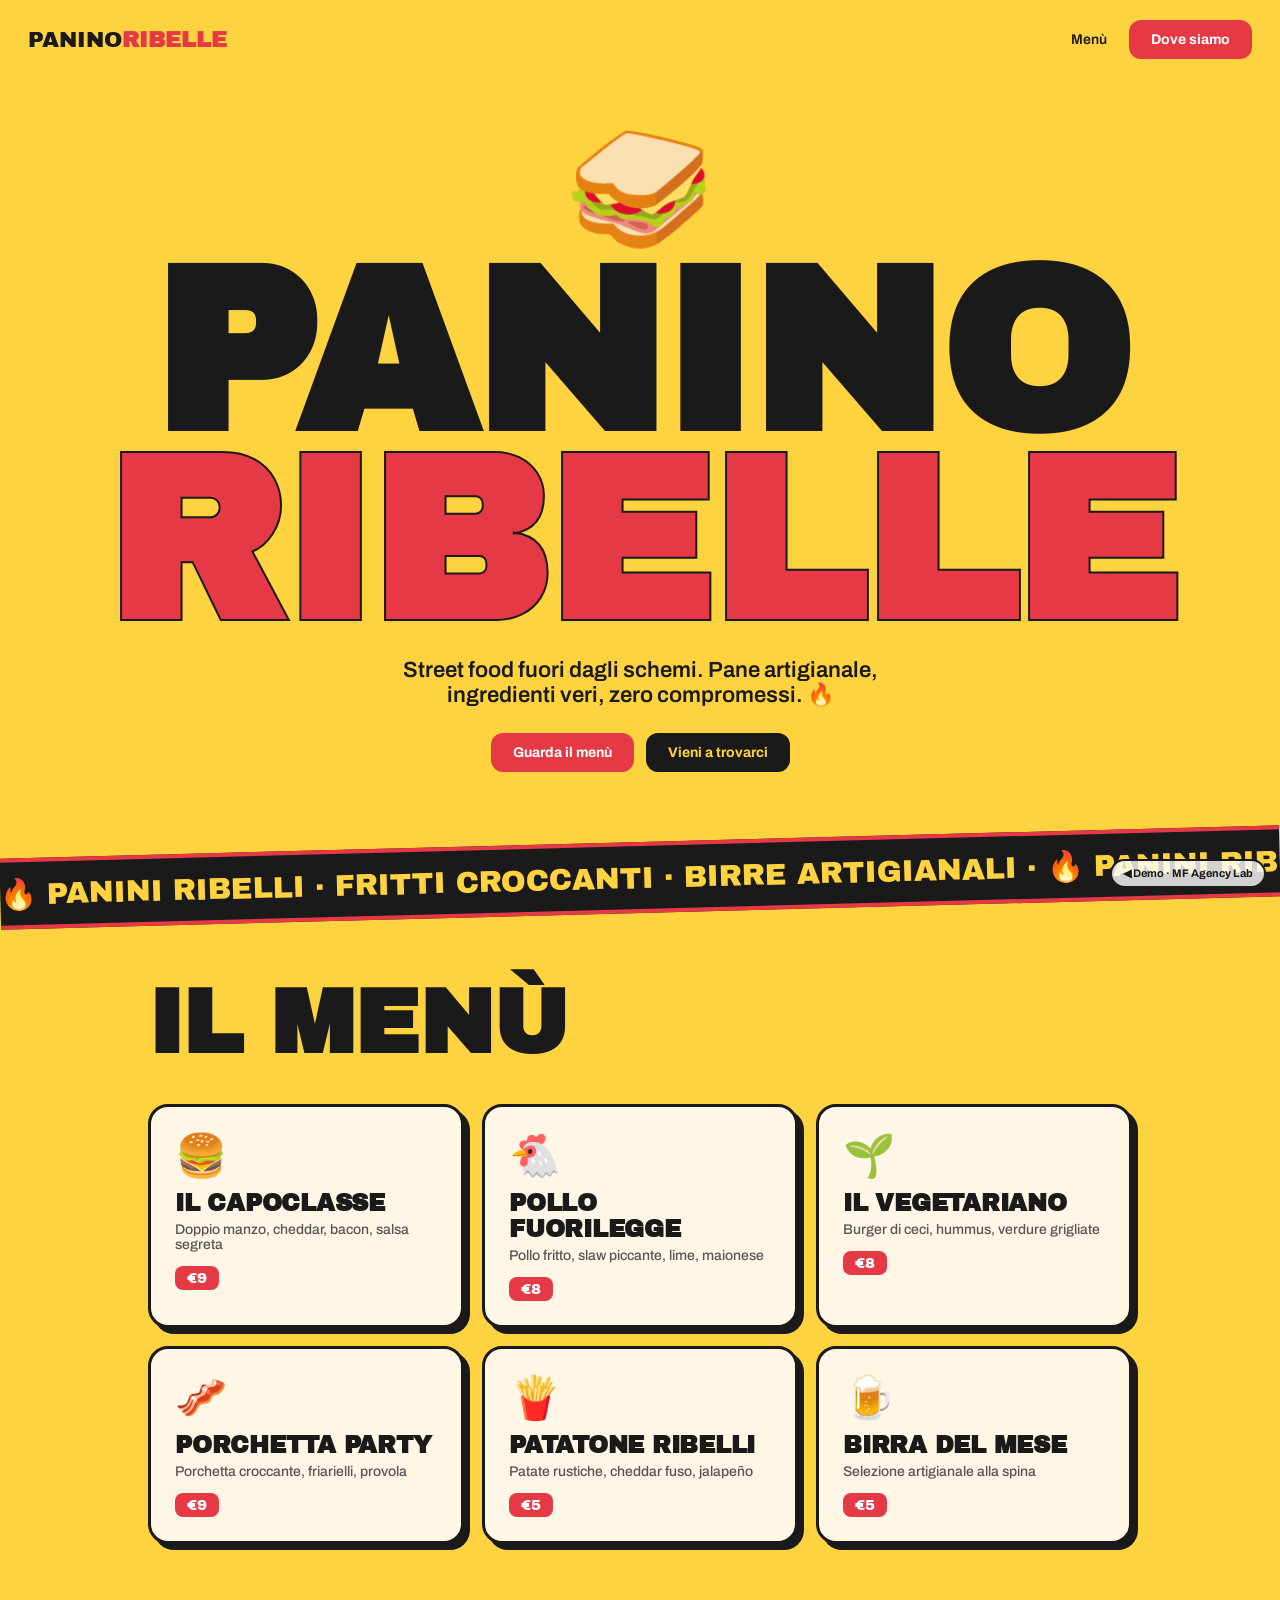
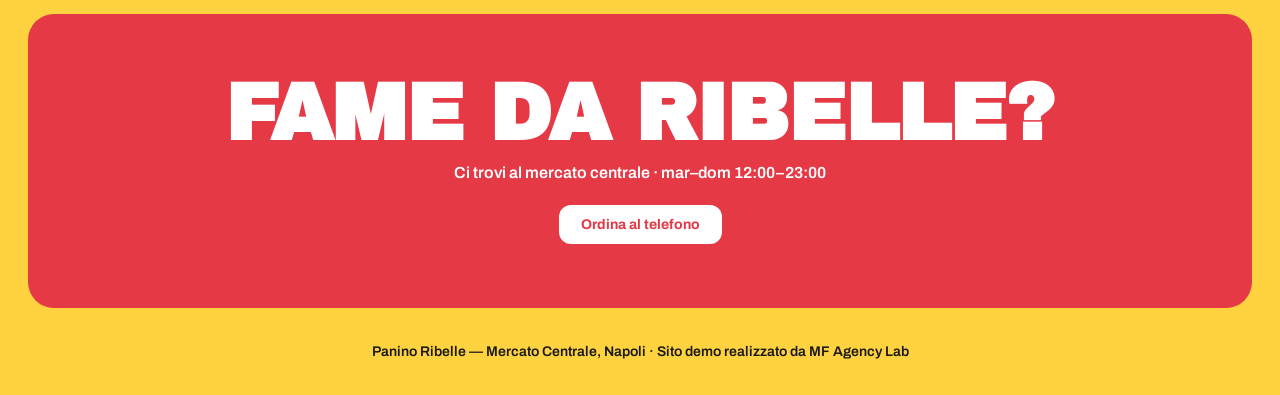
<file: demo/panino.html>
<!DOCTYPE html>
<html lang="it">
<head>
<meta charset="UTF-8" />
<meta name="viewport" content="width=device-width, initial-scale=1.0" />
<title>Panino Ribelle — Street Food</title>
<link rel="preconnect" href="https://fonts.googleapis.com" />
<link rel="preconnect" href="https://fonts.gstatic.com" crossorigin />
<link href="https://fonts.googleapis.com/css2?family=Archivo+Black&family=Archivo:wght@400;500;600;700&display=swap" rel="stylesheet" />
<style>
  :root{ --bg:#ffd23f; --ink:#1a1a1a; --red:#e63946; --cream:#fff6e6; }
  *{box-sizing:border-box;margin:0;padding:0}
  html{scroll-behavior:smooth}
  body{background:var(--bg);color:var(--ink);font-family:'Archivo',sans-serif;overflow-x:hidden}
  h1,h2,h3,.dsp{font-family:'Archivo Black',sans-serif;text-transform:uppercase;letter-spacing:-.01em}
  nav{display:flex;justify-content:space-between;align-items:center;padding:20px 28px}
  .logo{font-family:'Archivo Black';font-size:22px}
  .logo b{color:var(--red)}
  nav a{color:var(--ink);text-decoration:none;font-weight:600;font-size:14px;margin-left:22px}
  .btn{background:var(--ink);color:var(--bg);padding:12px 22px;border-radius:12px;font-weight:700;font-size:14px;text-decoration:none;display:inline-block;transition:transform .15s}
  .btn:hover{transform:rotate(-2deg) scale(1.04)}
  .btn.red{background:var(--red);color:#fff}
  header{padding:40px 28px 30px;text-align:center}
  header h1{font-size:clamp(60px,18vw,260px);line-height:.82;color:var(--ink)}
  header h1 .o{color:var(--red);-webkit-text-stroke:2px var(--ink)}
  .em{font-size:clamp(60px,14vw,120px);display:inline-block;animation:spin 6s ease-in-out infinite}
  @keyframes spin{0%,100%{transform:rotate(-8deg)}50%{transform:rotate(8deg)}}
  header p{font-weight:600;font-size:clamp(16px,2vw,22px);max-width:540px;margin:20px auto 0}
  .cta{margin-top:26px;display:flex;gap:12px;justify-content:center;flex-wrap:wrap}
  .marquee{background:var(--ink);color:var(--bg);overflow:hidden;white-space:nowrap;padding:14px 0;margin-top:40px;transform:rotate(-1.5deg);border-top:4px solid var(--red);border-bottom:4px solid var(--red)}
  .marquee span{display:inline-block;font-family:'Archivo Black';font-size:clamp(18px,3vw,30px);animation:scroll 18s linear infinite;text-transform:uppercase}
  @keyframes scroll{from{transform:translateX(0)}to{transform:translateX(-50%)}}
  section{max-width:1040px;margin:0 auto;padding:70px 28px}
  .sec-h{font-size:clamp(40px,8vw,90px);line-height:.9}
  .grid{display:grid;grid-template-columns:repeat(auto-fit,minmax(260px,1fr));gap:18px;margin-top:40px}
  .pan{background:var(--cream);border:3px solid var(--ink);border-radius:20px;padding:24px;box-shadow:6px 6px 0 var(--ink);transition:transform .15s}
  .pan:hover{transform:translate(-3px,-3px);box-shadow:9px 9px 0 var(--ink)}
  .pan .e{font-size:42px}
  .pan h3{font-size:24px;margin:10px 0 6px}
  .pan p{font-weight:500;font-size:14px;color:#555}
  .pan .p{display:inline-block;margin-top:14px;background:var(--red);color:#fff;font-family:'Archivo Black';padding:4px 12px;border-radius:8px;font-size:15px}
  .reveal{opacity:0;transform:translateY(30px);transition:.6s}
  .reveal.in{opacity:1;transform:none}
  .band{background:var(--red);color:#fff;border-radius:26px;padding:64px 28px;text-align:center;margin:0 28px}
  .band h2{font-size:clamp(36px,7vw,80px);line-height:.9}
  .band .btn{background:#fff;color:var(--red);margin-top:24px}
  footer{padding:36px 28px;text-align:center;font-weight:600;font-size:14px}
  .credit{position:fixed;right:14px;bottom:12px;z-index:10;font-size:11px;color:var(--ink);background:rgba(255,255,255,.8);padding:6px 11px;border-radius:999px;text-decoration:none;border:2px solid var(--ink);font-weight:700}
</style>
</head>
<body>
  <nav>
    <span class="logo">PANINO<b>RIBELLE</b></span>
    <div><a href="#menu">Menù</a><a href="#dove" class="btn red" style="margin-left:22px">Dove siamo</a></div>
  </nav>

  <header>
    <div class="em">🥪</div>
    <h1>Panino<br/><span class="o">Ribelle</span></h1>
    <p>Street food fuori dagli schemi. Pane artigianale, ingredienti veri, zero compromessi. 🔥</p>
    <div class="cta">
      <a href="#menu" class="btn red">Guarda il menù</a>
      <a href="#dove" class="btn">Vieni a trovarci</a>
    </div>
  </header>

  <div class="marquee"><span>🔥 PANINI RIBELLI · FRITTI CROCCANTI · BIRRE ARTIGIANALI · 🔥 PANINI RIBELLI · FRITTI CROCCANTI · BIRRE ARTIGIANALI · </span></div>

  <section id="menu">
    <div class="reveal"><h2 class="sec-h">Il Menù</h2></div>
    <div class="grid">
      <div class="pan reveal"><div class="e">🍔</div><h3>Il Capoclasse</h3><p>Doppio manzo, cheddar, bacon, salsa segreta</p><span class="p">€9</span></div>
      <div class="pan reveal"><div class="e">🐔</div><h3>Pollo Fuorilegge</h3><p>Pollo fritto, slaw piccante, lime, maionese</p><span class="p">€8</span></div>
      <div class="pan reveal"><div class="e">🌱</div><h3>Il Vegetariano</h3><p>Burger di ceci, hummus, verdure grigliate</p><span class="p">€8</span></div>
      <div class="pan reveal"><div class="e">🥓</div><h3>Porchetta Party</h3><p>Porchetta croccante, friarielli, provola</p><span class="p">€9</span></div>
      <div class="pan reveal"><div class="e">🍟</div><h3>Patatone Ribelli</h3><p>Patate rustiche, cheddar fuso, jalapeño</p><span class="p">€5</span></div>
      <div class="pan reveal"><div class="e">🍺</div><h3>Birra del Mese</h3><p>Selezione artigianale alla spina</p><span class="p">€5</span></div>
    </div>
  </section>

  <div class="band reveal" id="dove">
    <h2>Fame da ribelle?</h2>
    <p style="font-weight:600;margin-top:14px">Ci trovi al mercato centrale · mar–dom 12:00–23:00</p>
    <a href="tel:+390000000000" class="btn">Ordina al telefono</a>
  </div>

  <footer>Panino Ribelle — Mercato Centrale, Napoli · Sito demo realizzato da MF Agency Lab</footer>
  <a class="credit" href="../siti-web.html">◀ Demo · MF Agency Lab</a>
<script>
  const io=new IntersectionObserver((es)=>es.forEach(e=>{if(e.isIntersecting){e.target.classList.add('in');io.unobserve(e.target);}}),{threshold:.12});
  document.querySelectorAll('.reveal').forEach(el=>io.observe(el));
</script>
</body>
</html>
</file>
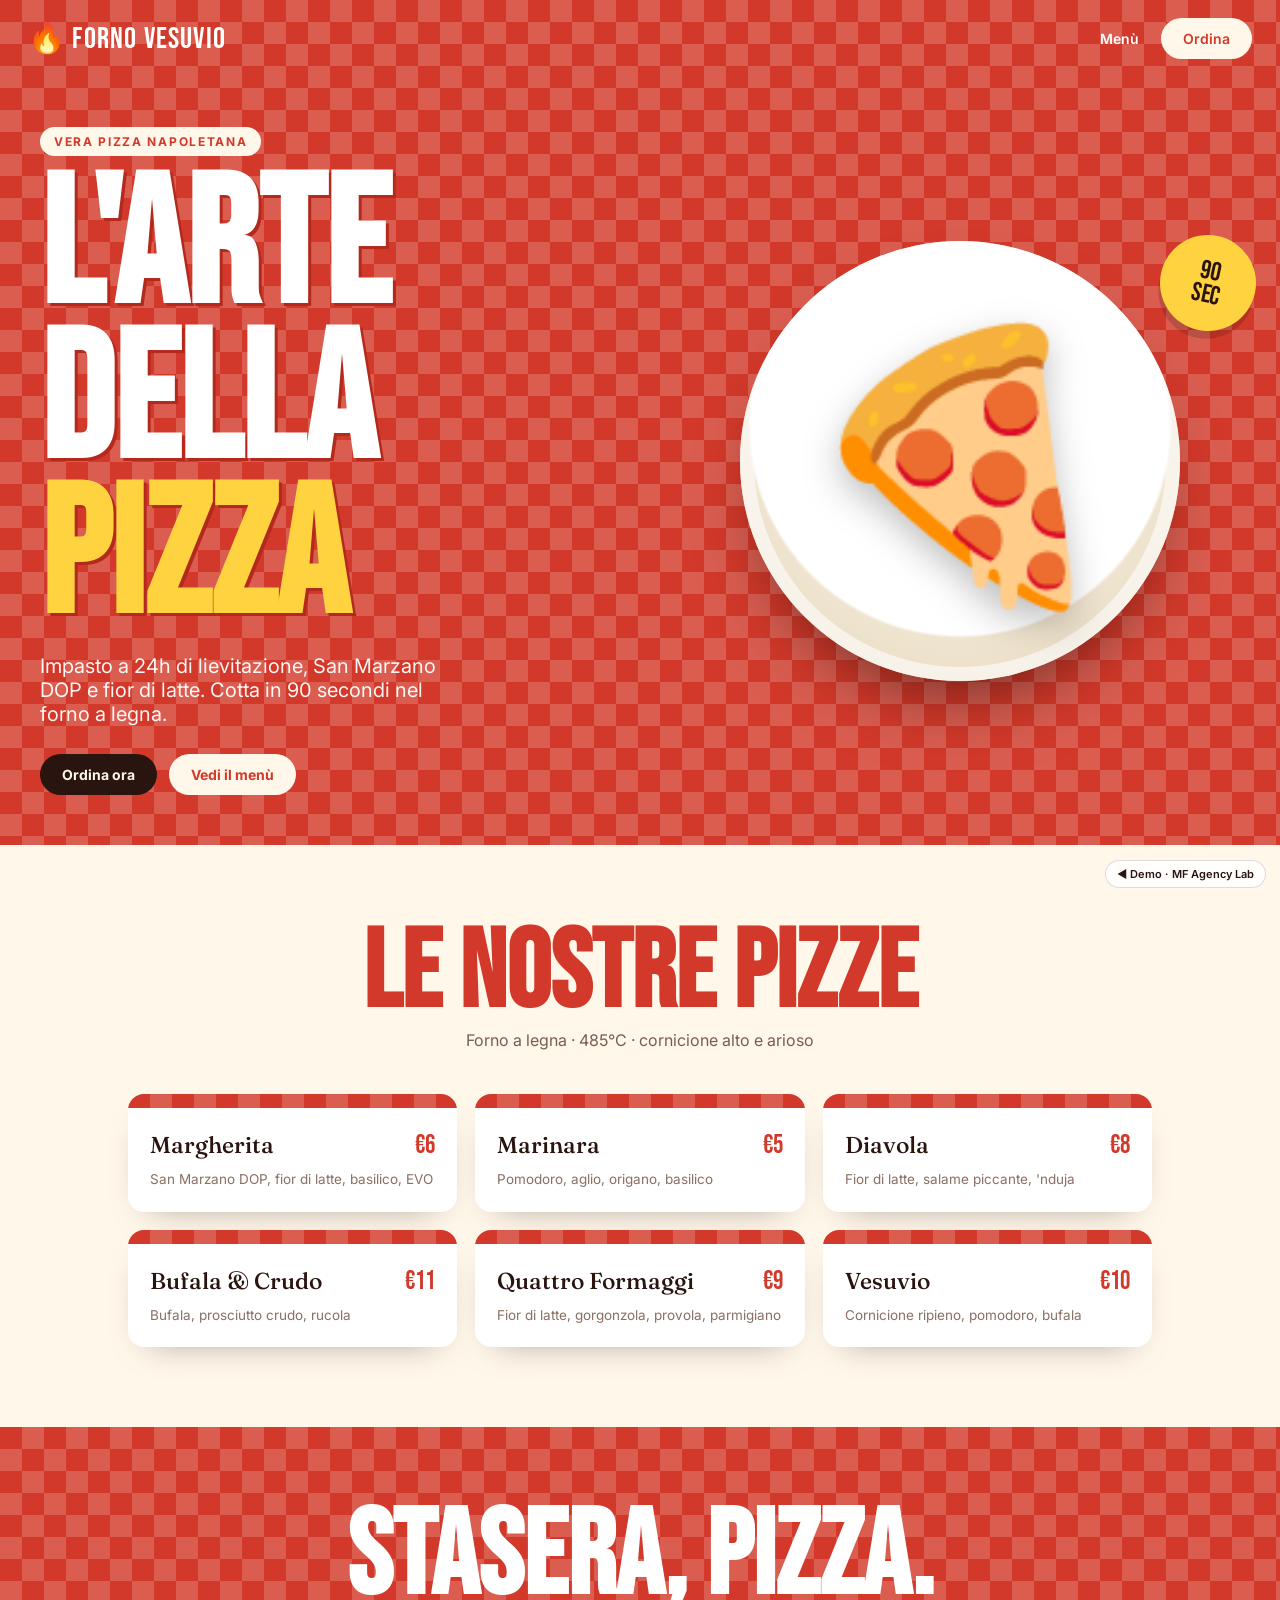
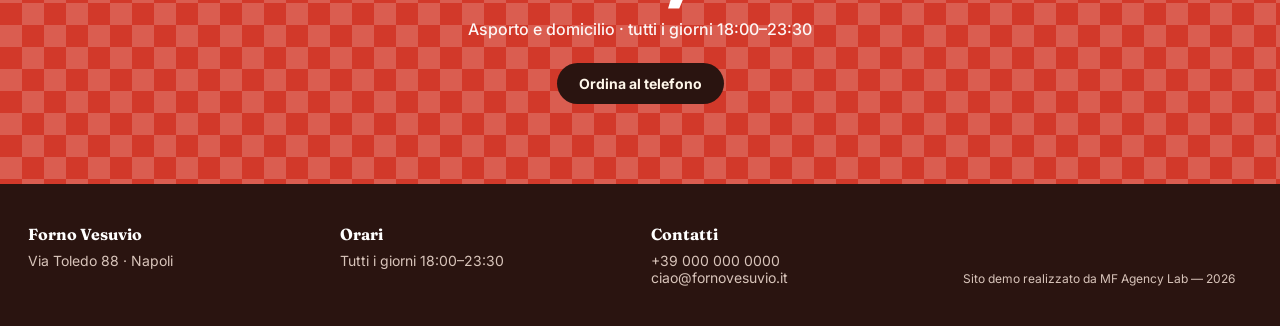
<file: demo/pizzeria.html>
<!DOCTYPE html>
<html lang="it">
<head>
<meta charset="UTF-8" />
<meta name="viewport" content="width=device-width, initial-scale=1.0" />
<title>Forno Vesuvio — Pizzeria Napoletana</title>
<link rel="preconnect" href="https://fonts.googleapis.com" />
<link rel="preconnect" href="https://fonts.gstatic.com" crossorigin />
<link href="https://fonts.googleapis.com/css2?family=Bebas+Neue&family=Fraunces:ital,opsz,wght@0,9..144,500;1,9..144,500&family=Inter:wght@400;500;600&display=swap" rel="stylesheet" />
<style>
  :root{ --cream:#fff7ea; --ink:#2a1410; --tomato:#d2392a; --tomato2:#b32a1d; --basil:#3f7d3a; }
  *{box-sizing:border-box;margin:0;padding:0}
  html{scroll-behavior:smooth}
  body{background:var(--cream);color:var(--ink);font-family:'Inter',sans-serif;overflow-x:hidden}
  .dsp{font-family:'Bebas Neue',sans-serif;letter-spacing:.01em}
  h3{font-family:'Fraunces',serif}
  /* gingham/tovaglia a quadretti */
  .gingham{
    background-color:var(--tomato);
    background-image:
      linear-gradient(45deg, rgba(255,255,255,.18) 25%, transparent 25%, transparent 75%, rgba(255,255,255,.18) 75%),
      linear-gradient(45deg, rgba(255,255,255,.18) 25%, transparent 25%, transparent 75%, rgba(255,255,255,.18) 75%);
    background-size:44px 44px;
    background-position:0 0, 22px 22px;
  }
  nav{display:flex;justify-content:space-between;align-items:center;padding:18px 28px;color:#fff}
  nav .logo{font-family:'Bebas Neue';font-size:30px;letter-spacing:.04em}
  nav .links a{color:#fff;text-decoration:none;font-weight:600;font-size:14px;margin-left:22px}
  .btn{background:var(--ink);color:var(--cream);padding:12px 22px;border-radius:999px;font-weight:700;font-size:14px;text-decoration:none;display:inline-block;transition:transform .15s}
  .btn:hover{transform:scale(1.05)}
  .btn.cream{background:var(--cream);color:var(--tomato)}
  .btn.tomato{background:var(--tomato);color:#fff}
  /* hero split */
  .hero{display:grid;grid-template-columns:1fr 1fr;align-items:center;min-height:78vh}
  @media(max-width:860px){.hero{grid-template-columns:1fr}}
  .hero .copy{padding:50px 40px;color:#fff}
  .hero .badge{display:inline-block;background:var(--cream);color:var(--tomato);font-weight:700;font-size:12px;letter-spacing:.14em;text-transform:uppercase;padding:7px 14px;border-radius:999px}
  .hero h1{font-family:'Bebas Neue';font-size:clamp(72px,15vw,180px);line-height:.86;margin:16px 0 0;color:#fff;text-shadow:3px 3px 0 var(--tomato2)}
  .hero h1 span{color:#ffd23f}
  .hero p{font-size:clamp(16px,1.8vw,20px);max-width:430px;margin:18px 0 28px;opacity:.95}
  .hero .cta{display:flex;gap:12px;flex-wrap:wrap}
  .hero .stage{display:flex;align-items:center;justify-content:center;padding:30px;position:relative}
  .plate{width:min(74vw,440px);aspect-ratio:1;border-radius:50%;background:radial-gradient(circle at 50% 42%, #fff 0 62%, #efe4cf 63%, #e6d8bc 100%);box-shadow:0 40px 70px -30px rgba(0,0,0,.5), inset 0 0 0 14px rgba(255,255,255,.6);display:flex;align-items:center;justify-content:center}
  .plate .pie{font-size:min(46vw,260px);line-height:1;animation:spin 24s linear infinite;filter:drop-shadow(0 14px 18px rgba(0,0,0,.25))}
  @keyframes spin{to{transform:rotate(360deg)}}
  .sticker{position:absolute;top:24px;right:24px;background:#ffd23f;color:var(--ink);font-family:'Bebas Neue';font-size:26px;width:96px;height:96px;border-radius:50%;display:flex;align-items:center;justify-content:center;text-align:center;line-height:.9;transform:rotate(12deg);box-shadow:0 8px 0 rgba(0,0,0,.15)}
  /* sezioni */
  section{max-width:1080px;margin:0 auto;padding:80px 28px}
  .sec-h{font-family:'Bebas Neue';font-size:clamp(48px,9vw,110px);line-height:.9;text-align:center;color:var(--tomato)}
  .sub{text-align:center;color:#7a5d50;max-width:480px;margin:6px auto 0;font-size:16px}
  .grid{display:grid;grid-template-columns:repeat(auto-fit,minmax(250px,1fr));gap:18px;margin-top:44px}
  .pz{background:#fff;border-radius:16px;overflow:hidden;box-shadow:0 14px 34px -22px rgba(42,20,16,.5);transition:transform .2s}
  .pz:hover{transform:translateY(-6px)}
  .pz .strip{height:14px}
  .pz .body{padding:22px}
  .pz .top{display:flex;justify-content:space-between;align-items:baseline}
  .pz h3{font-size:23px;font-weight:500}
  .pz .p{font-family:'Bebas Neue';font-size:26px;color:var(--tomato)}
  .pz .d{color:#8a6f63;font-size:13.5px;margin-top:8px;line-height:1.5}
  .reveal{opacity:0;transform:translateY(28px);transition:.6s}
  .reveal.in{opacity:1;transform:none}
  .band{color:#fff;text-align:center;padding:80px 28px}
  .band h2{font-family:'Bebas Neue';font-size:clamp(48px,10vw,120px);line-height:.85}
  .band p{margin-top:10px;font-weight:500;opacity:.95}
  footer{background:var(--ink);color:#d8c4ba;padding:40px 28px;display:grid;grid-template-columns:repeat(auto-fit,minmax(190px,1fr));gap:22px;font-size:14px}
  footer b{color:#fff;font-family:'Fraunces';display:block;margin-bottom:8px;font-size:16px}
  .credit{position:fixed;right:14px;bottom:12px;z-index:10;font-size:11px;color:var(--ink);background:rgba(255,255,255,.85);padding:6px 11px;border-radius:999px;text-decoration:none;border:1px solid rgba(42,20,16,.15);font-weight:600}
</style>
</head>
<body>
  <div class="gingham">
    <nav>
      <span class="logo">🔥 Forno Vesuvio</span>
      <div class="links"><a href="#menu">Menù</a><a href="#ordina" class="btn cream" style="margin-left:22px">Ordina</a></div>
    </nav>
    <div class="hero">
      <div class="copy">
        <span class="badge">Vera pizza napoletana</span>
        <h1>L'arte<br/>della <span>pizza</span></h1>
        <p>Impasto a 24h di lievitazione, San Marzano DOP e fior di latte. Cotta in 90 secondi nel forno a legna.</p>
        <div class="cta">
          <a href="#ordina" class="btn">Ordina ora</a>
          <a href="#menu" class="btn cream">Vedi il menù</a>
        </div>
      </div>
      <div class="stage">
        <div class="plate"><div class="pie">🍕</div></div>
        <div class="sticker">90<br/>SEC</div>
      </div>
    </div>
  </div>

  <section id="menu">
    <h2 class="sec-h reveal">Le nostre pizze</h2>
    <p class="sub reveal">Forno a legna · 485°C · cornicione alto e arioso</p>
    <div class="grid">
      <div class="pz reveal"><div class="strip gingham"></div><div class="body"><div class="top"><h3>Margherita</h3><span class="p">€6</span></div><div class="d">San Marzano DOP, fior di latte, basilico, EVO</div></div></div>
      <div class="pz reveal"><div class="strip gingham"></div><div class="body"><div class="top"><h3>Marinara</h3><span class="p">€5</span></div><div class="d">Pomodoro, aglio, origano, basilico</div></div></div>
      <div class="pz reveal"><div class="strip gingham"></div><div class="body"><div class="top"><h3>Diavola</h3><span class="p">€8</span></div><div class="d">Fior di latte, salame piccante, 'nduja</div></div></div>
      <div class="pz reveal"><div class="strip gingham"></div><div class="body"><div class="top"><h3>Bufala &amp; Crudo</h3><span class="p">€11</span></div><div class="d">Bufala, prosciutto crudo, rucola</div></div></div>
      <div class="pz reveal"><div class="strip gingham"></div><div class="body"><div class="top"><h3>Quattro Formaggi</h3><span class="p">€9</span></div><div class="d">Fior di latte, gorgonzola, provola, parmigiano</div></div></div>
      <div class="pz reveal"><div class="strip gingham"></div><div class="body"><div class="top"><h3>Vesuvio</h3><span class="p">€10</span></div><div class="d">Cornicione ripieno, pomodoro, bufala</div></div></div>
    </div>
  </section>

  <div class="band gingham reveal" id="ordina">
    <h2>Stasera, pizza.</h2>
    <p>Asporto e domicilio · tutti i giorni 18:00–23:30</p>
    <div style="margin-top:24px"><a href="tel:+390000000000" class="btn">Ordina al telefono</a></div>
  </div>

  <footer>
    <div><b>Forno Vesuvio</b>Via Toledo 88 · Napoli</div>
    <div><b>Orari</b>Tutti i giorni 18:00–23:30</div>
    <div><b>Contatti</b>+39 000 000 0000<br/>ciao@fornovesuvio.it</div>
    <div style="align-self:end;font-size:12px">Sito demo realizzato da MF Agency Lab — 2026</div>
  </footer>

  <a class="credit" href="../siti-web.html">◀ Demo · MF Agency Lab</a>
<script>
  const io=new IntersectionObserver((es)=>es.forEach(e=>{if(e.isIntersecting){e.target.classList.add('in');io.unobserve(e.target);}}),{threshold:.14});
  document.querySelectorAll('.reveal').forEach(el=>io.observe(el));
</script>
</body>
</html>
</file>
